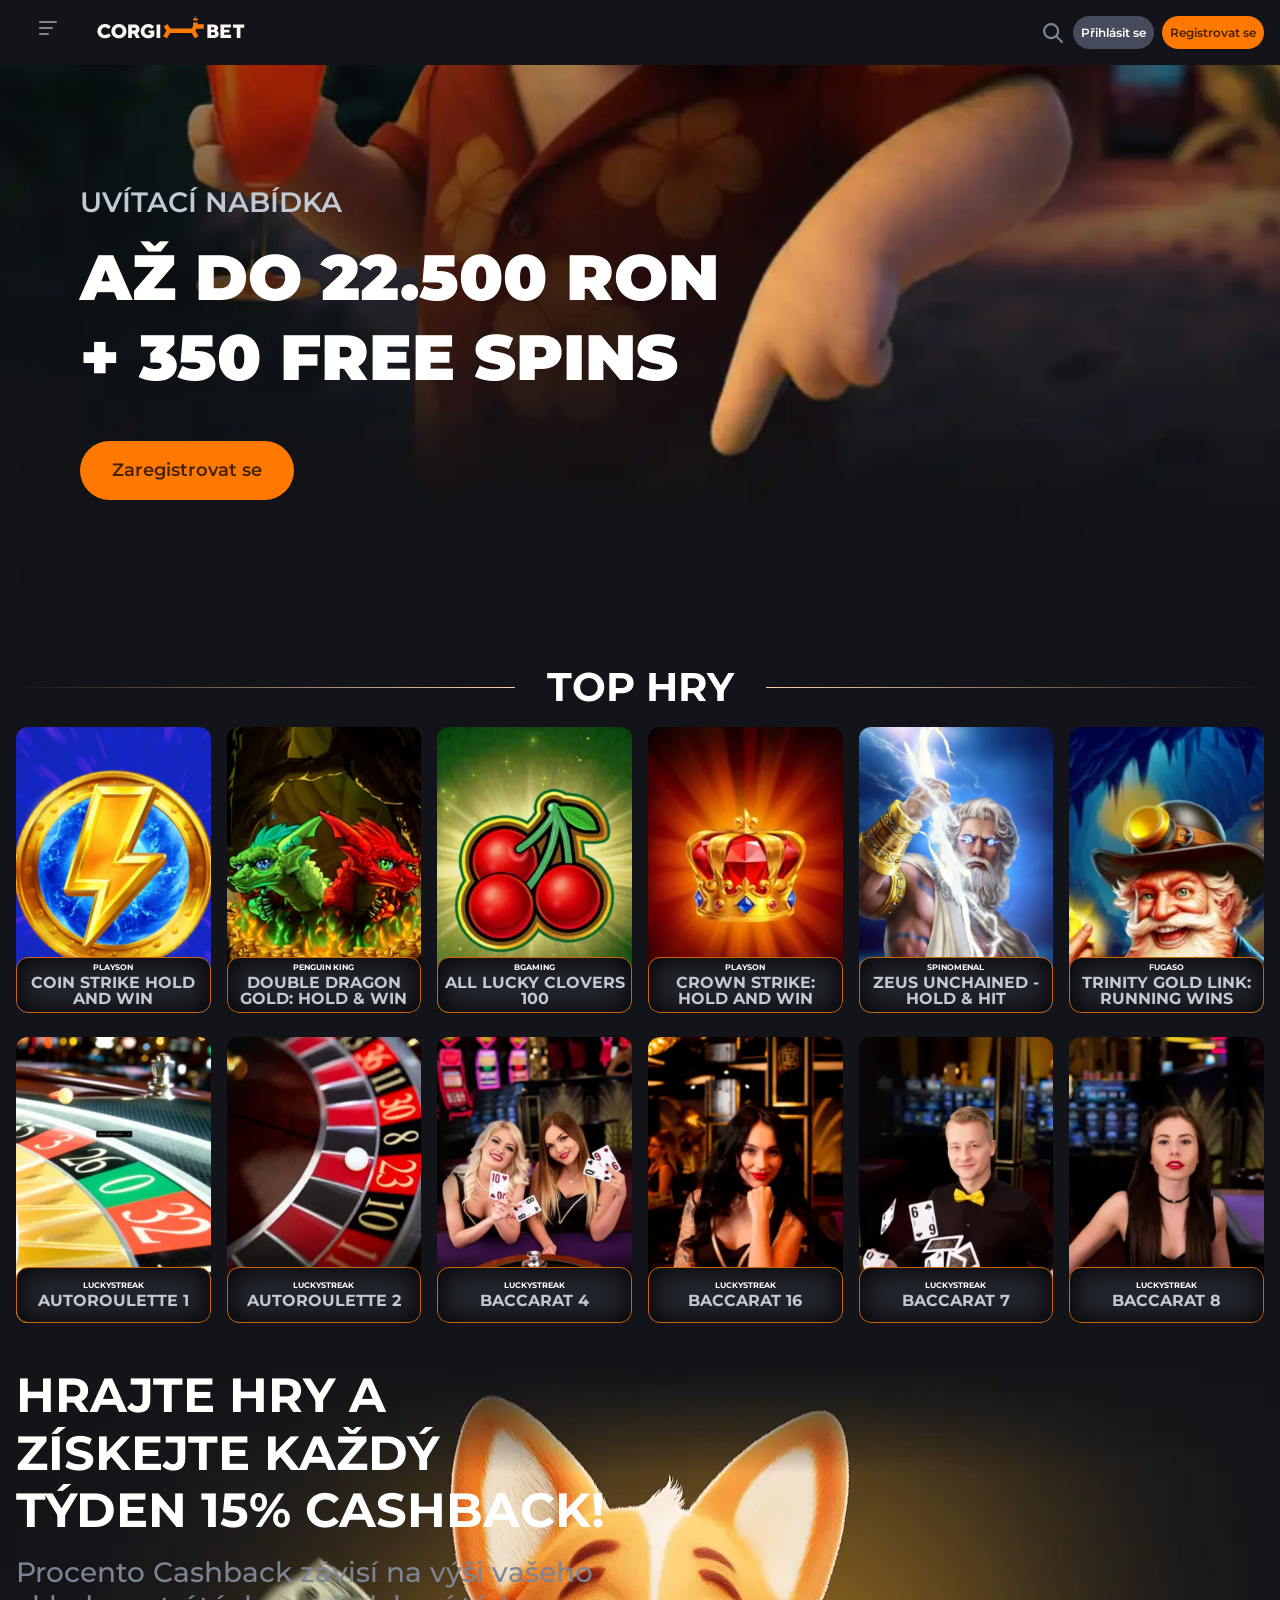
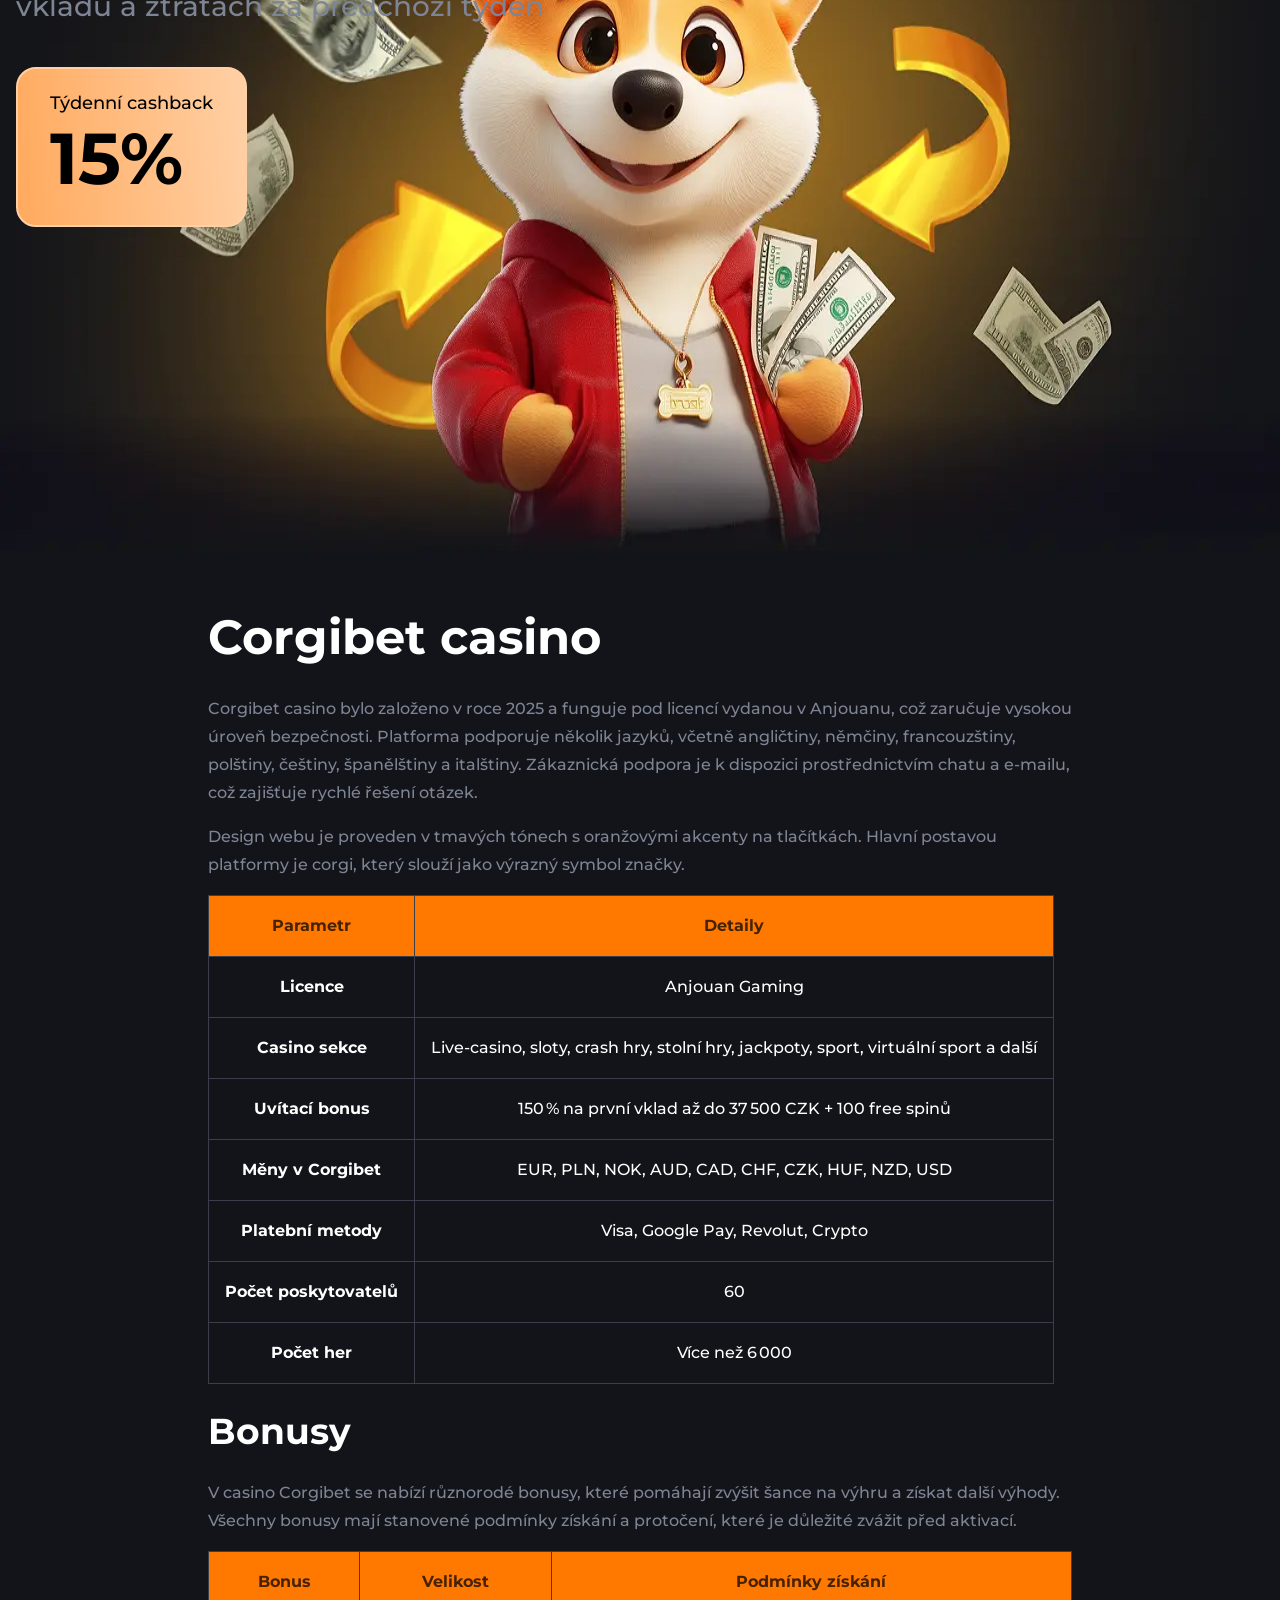
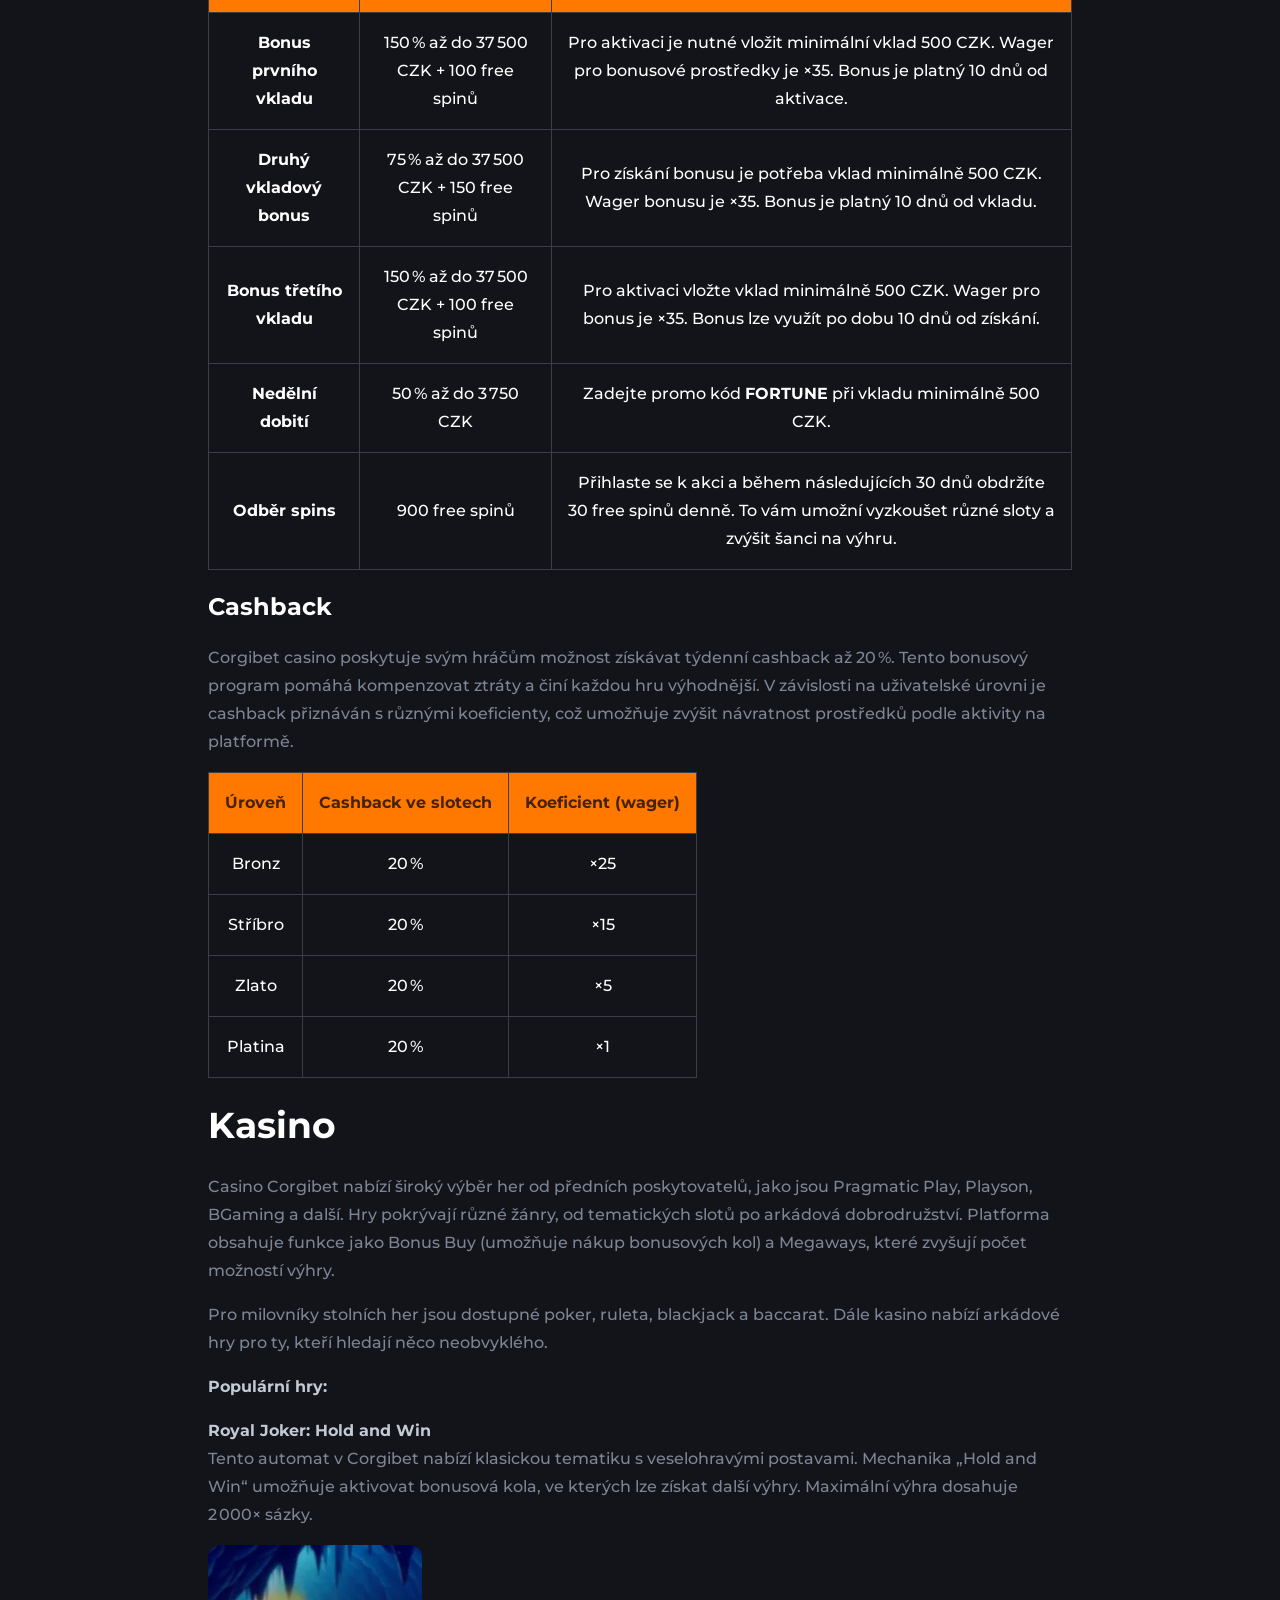
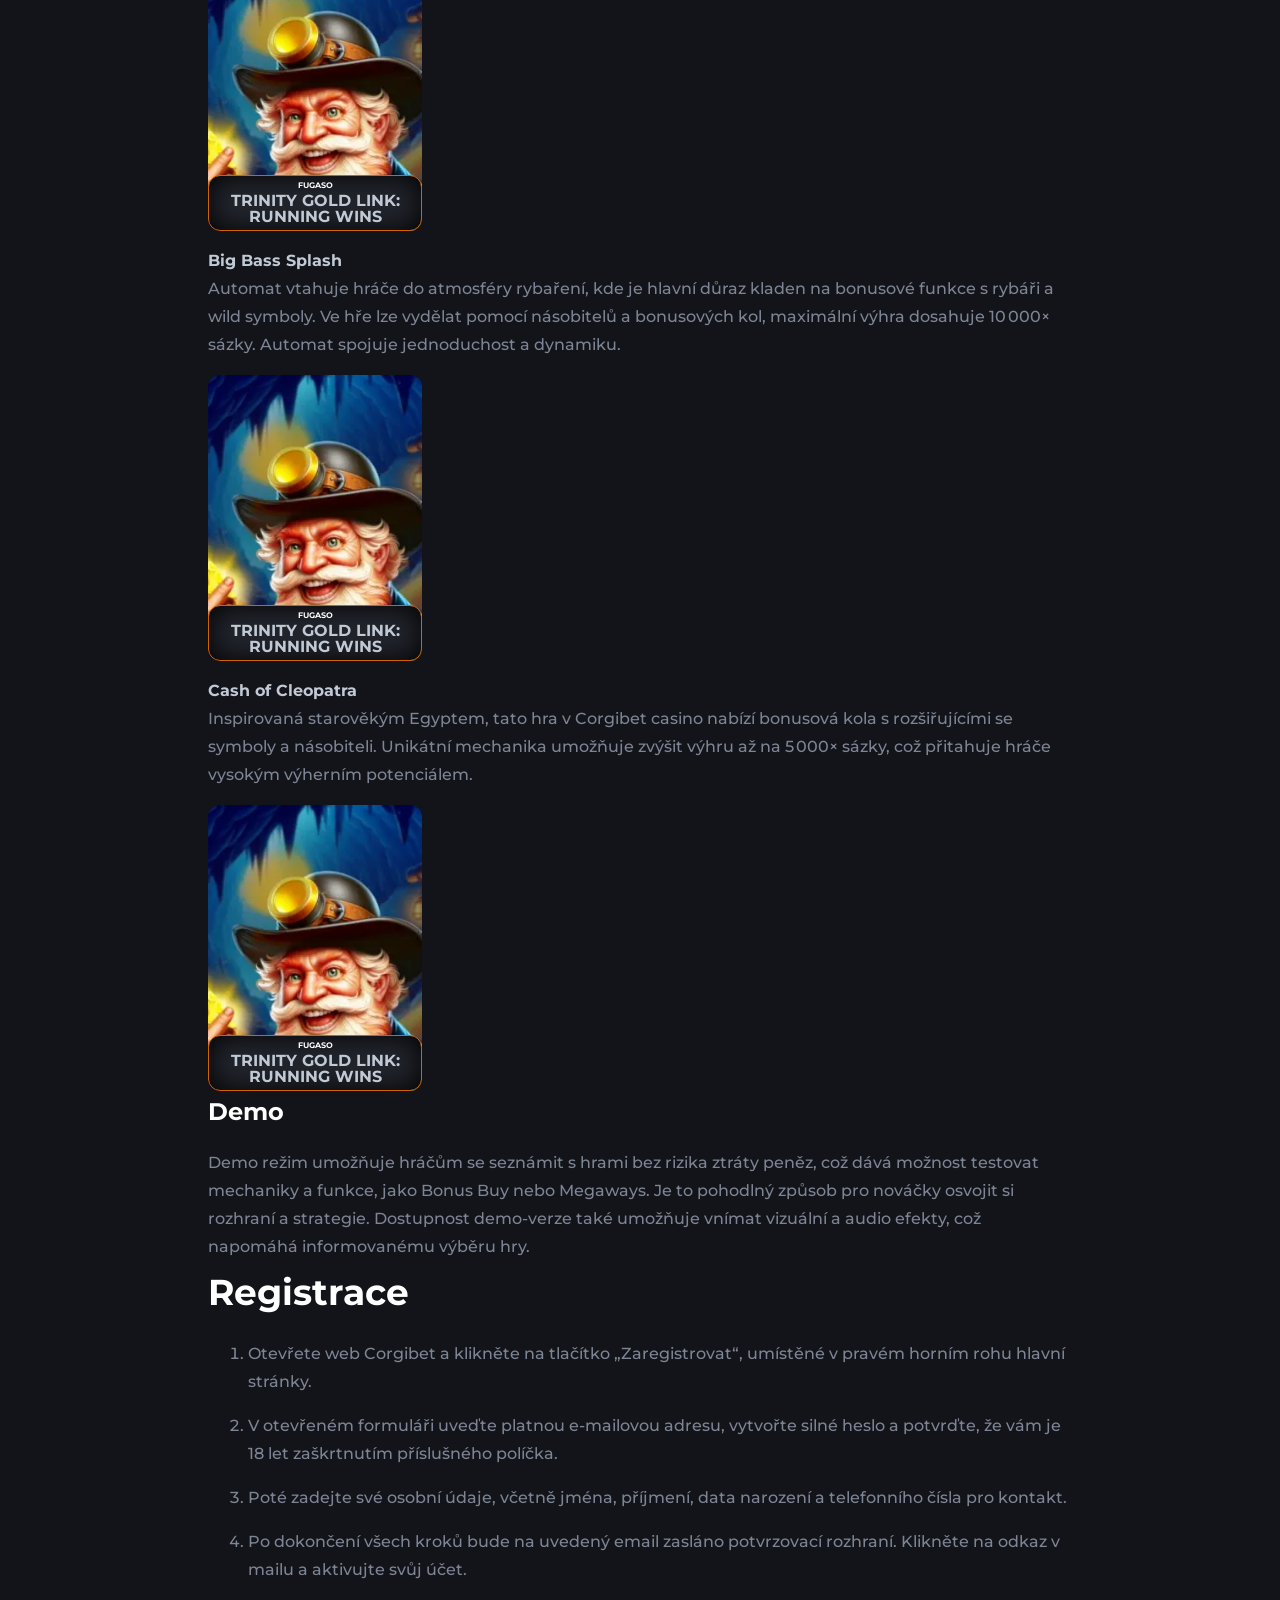
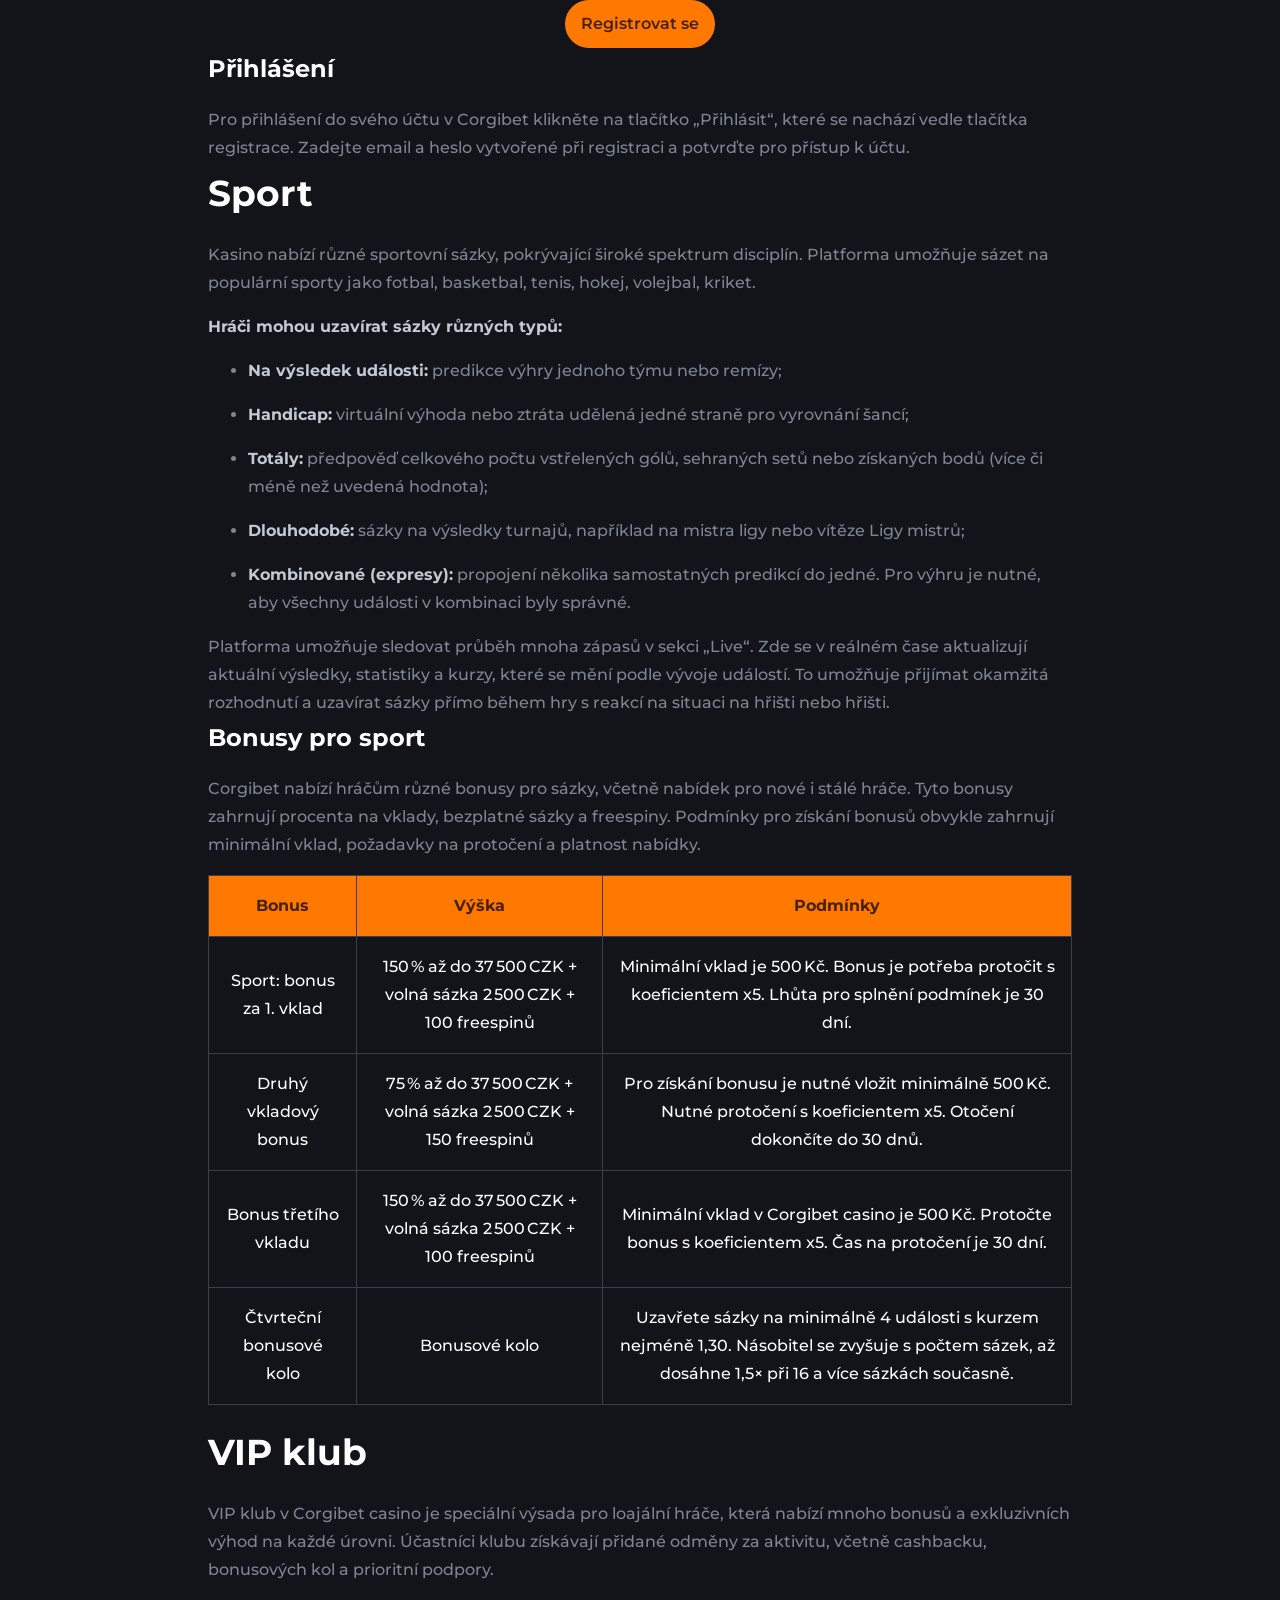
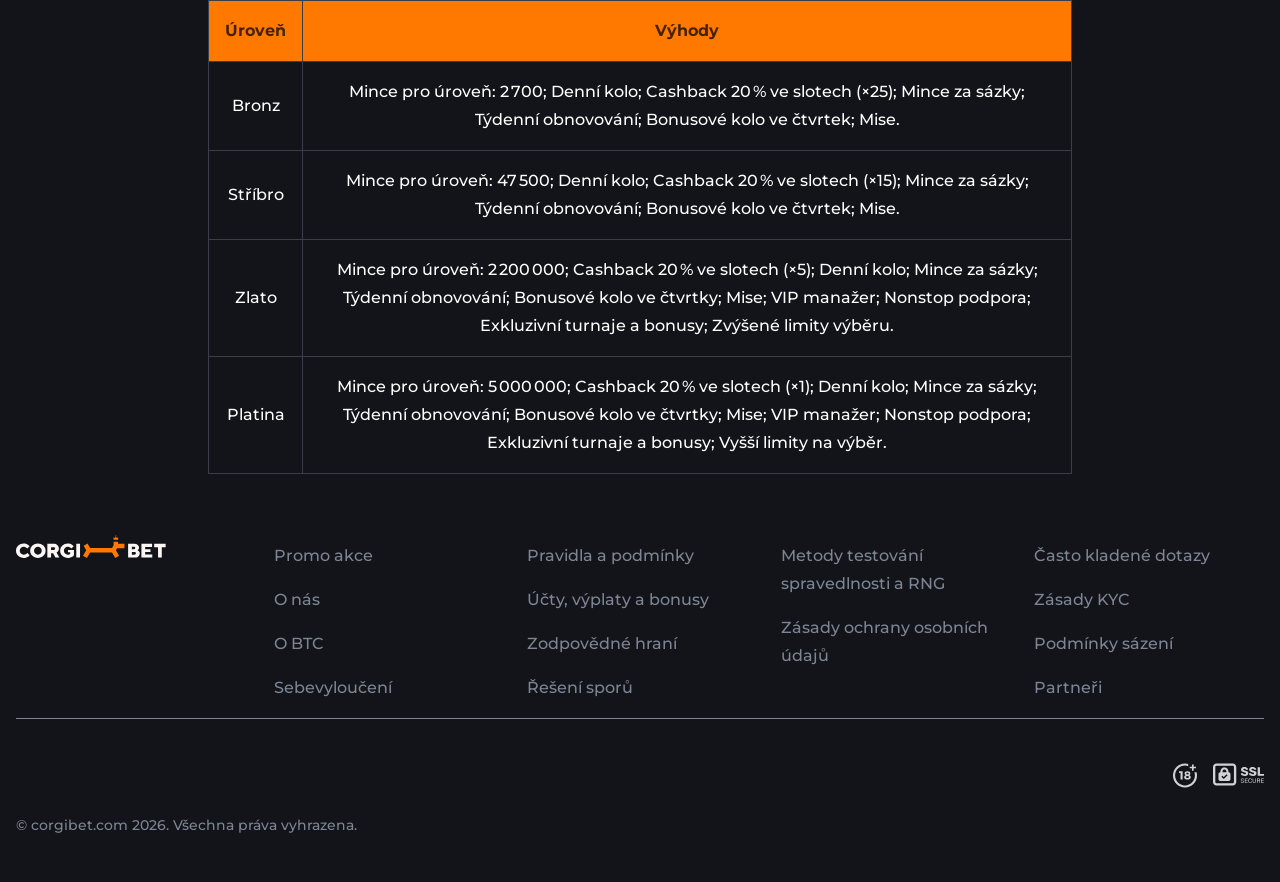
<file: index.html>
<!DOCTYPE html>
<html lang="cs">
<head>
    <meta charset="UTF-8">
    <meta name="viewport" content="width=device-width, initial-scale=1.0">
    <meta name="robots" content="noindex, nofollow">
    <title>Corgibet casino - online kasino pro hráče z Česka</title>
    <meta name="description" content=" Corgibet casino v Česku — automaty, live casino a sport. Uvítací bonus až 37 500 CZK + 100 volných zatočení pro nové hráče.">
    <link rel="shortcut icon" href="../img/favicon.ico" type="image/x-icon">
    <link rel="stylesheet" href="css/style.min.css">
    <link rel="preload" href="/fonts/Montserrat-Black.woff2" as="font" type="font/woff2" crossorigin>

</head>
<body>
    <header class="header">
        <div class="header__left">
            <div class="menu">
                <button class="menu__button" aria-label="open menu"  data-open>
                    <svg xmlns="http://www.w3.org/2000/svg" viewBox="0 0 24 24" fill="none" width="24" height="24"><g><path xmlns="http://www.w3.org/2000/svg" d="M20 7H4c-.55 0-1-.45-1-1s.45-1 1-1h16c.55 0 1 .45 1 1s-.45 1-1 1m-7 11c0-.55-.45-1-1-1H4c-.55 0-1 .45-1 1s.45 1 1 1h8c.55 0 1-.45 1-1m4-6c0-.55-.45-1-1-1H4c-.55 0-1 .45-1 1s.45 1 1 1h12c.55 0 1-.45 1-1" fill="currentColor"></path></g></svg>                </button>
                
                <div class="menu__wrapper" menu>
                    <div class="menu__overlay" data-close></div>
                
                    <div class="menu__content">
                    <div class="menu__logo-wrapper">
                    <button class="menu__button menu__button--close" aria-label="close menu" data-close>
                        <svg xmlns="http://www.w3.org/2000/svg" viewBox="0 0 24 24" fill="none" width="24" height="24"><g><path xmlns="http://www.w3.org/2000/svg" d="m4.21 4.387.083-.094a1 1 0 0 1 1.32-.083l.094.083L12 10.585l6.293-6.292a1 1 0 1 1 1.414 1.414L13.415 12l6.292 6.293a1 1 0 0 1 .083 1.32l-.083.094a1 1 0 0 1-1.32.083l-.094-.083L12 13.415l-6.293 6.292a1 1 0 0 1-1.414-1.414L10.585 12 4.293 5.707a1 1 0 0 1-.083-1.32l.083-.094z" fill="currentColor"></path></g></svg>
                    </button>
                    <a href="index.html" aria-label="to main page">
                    <img class="menu__logo" src="img/logo.svg" alt="corgibet logo" width="150" height="27">
                    </a></div>
                    <div class="menu__inner">
                    <div class="menu__grid">
                        <a href="go" rel="nofollow" class="menu__btn menu__btn--center"><img class="menu__img" src="img/bonus.webp" alt=""><span>Bonusy</span></a>
                        <a href="go" rel="nofollow" class="menu__btn menu__btn--center"><img class="menu__img" src="img/imgi_2_missions.webp" alt=""><span>Aktivity</span></a>
                        <a href="go" rel="nofollow" class="menu__btn"><img class="menu__img" src="img/loyalty.webp" alt=""><span>Věrnost</span></a>
                        <a href="go" rel="nofollow" class="menu__btn"><img class="menu__img" src="img/wheel.webp" alt=""><span>Kolo</span></a>
                        <a href="go" rel="nofollow" class="menu__btn"><img class="menu__img" src="img/vipclub.webp" alt=""><span>VIP klub</span></a>
                        <a href="go" rel="nofollow" class="menu__btn"><img class="menu__img" src="img/promotions.webp" alt=""><span>Promo akce</span></a>
                    </div>
                    <ul class="menu__list accordion">
                        <li class="accordion__item">
                            <button class="accordion__button"><span>Kasino</span>
                                <svg xmlns="http://www.w3.org/2000/svg" viewBox="0 0 24 24" fill="none" width="24" height="24"><g><path xmlns="http://www.w3.org/2000/svg" d="M4.293 8.293a1 1 0 0 1 1.414 0L12 14.586l6.293-6.293a1 1 0 1 1 1.414 1.414l-7 7a1 1 0 0 1-1.414 0l-7-7a1 1 0 0 1 0-1.414" fill="currentColor"></path></g></svg>
                            </button>                            
                            <ul class="accordion__content">
                                <li class="accordion__subitem"><a href="go" rel="nofollow" class="accordion__link">Lobby</a></li>
                                <li class="accordion__subitem"><a href="go" rel="nofollow" class="accordion__link">Nejlepší hry</a></li>
                                <li class="accordion__subitem"><a href="go" rel="nofollow" class="accordion__link">Automaty</a></li>
                                <li class="accordion__subitem"><a href="go" rel="nofollow" class="accordion__link">Nové</a></li>
                                <li class="accordion__subitem"><a href="go" rel="nofollow" class="accordion__link">Okamžitá výhra</a></li>
                                <li class="accordion__subitem"><a href="go" rel="nofollow" class="accordion__link">Originál</a></li>
                                <li class="accordion__subitem"><a href="go" rel="nofollow" class="accordion__link">Koupit bonus</a></li>
                                <li class="accordion__subitem"><a href="go" rel="nofollow" class="accordion__link">Jackpoty</a></li>
                                <li class="accordion__subitem"><a href="go" rel="nofollow" class="accordion__link">Drops&Wins</a></li>
                                <li class="accordion__subitem"><a href="go" rel="nofollow" class="accordion__link">Sázky</a></li>
                            </ul>
                        </li>
                        <li class="accordion__item">
                            <button class="accordion__button"><span>Live kasino</span>
                                <svg xmlns="http://www.w3.org/2000/svg" viewBox="0 0 24 24" fill="none" width="24" height="24"><g><path xmlns="http://www.w3.org/2000/svg" d="M4.293 8.293a1 1 0 0 1 1.414 0L12 14.586l6.293-6.293a1 1 0 1 1 1.414 1.414l-7 7a1 1 0 0 1-1.414 0l-7-7a1 1 0 0 1 0-1.414" fill="currentColor"></path></g></svg></button>                            
                            <ul class="accordion__content">
                                <li class="accordion__subitem"><a href="go" rel="nofollow" class="accordion__link">Živá lobby</a></li>
                                <li class="accordion__subitem"><a href="go" rel="nofollow" class="accordion__link">Nejlepší hry</a></li>
                                <li class="accordion__subitem"><a href="go" rel="nofollow" class="accordion__link">Ruleta</a></li>
                                <li class="accordion__subitem"><a href="go" rel="nofollow" class="accordion__link">Blackjack</a></li>
                                <li class="accordion__subitem"><a href="go" rel="nofollow" class="accordion__link">Game Shows</a></li>
                                <li class="accordion__subitem"><a href="go" rel="nofollow" class="accordion__link">Drops&Wins Live</a></li>
                            </ul>
                        </li>                               
                        <li class="accordion__item">
                            <button class="accordion__button"><span>Sporty</span> <svg xmlns="http://www.w3.org/2000/svg" viewBox="0 0 24 24" fill="none" width="24" height="24"><g><path xmlns="http://www.w3.org/2000/svg" d="M4.293 8.293a1 1 0 0 1 1.414 0L12 14.586l6.293-6.293a1 1 0 1 1 1.414 1.414l-7 7a1 1 0 0 1-1.414 0l-7-7a1 1 0 0 1 0-1.414" fill="currentColor"></path></g></svg></button>                            
                            <ul class="accordion__content">
                                <li class="accordion__subitem"><a href="go" rel="nofollow" class="accordion__link">Centrum nápovědy</a></li>
                                <li class="accordion__subitem"><a href="go" rel="nofollow" class="accordion__link">Basketbal</a></li>
                                <li class="accordion__subitem"><a href="go" rel="nofollow" class="accordion__link">FIFA 24</a></li>
                                <li class="accordion__subitem"><a href="go" rel="nofollow" class="accordion__link">Kriket</a></li>
                                <li class="accordion__subitem"><a href="go" rel="nofollow" class="accordion__link">Tenis</a></li>
                                <li class="accordion__subitem"><a href="go" rel="nofollow" class="accordion__link">Volejbal</a></li>
                            </ul>
                        </li>
                    </ul>
                </div></div>
            </div></div>
            <a href="index.html" aria-label="to main page">
            <picture>
                    <source srcset="img/22801678486679363.svg" media="(max-width: 1249px)">
                    <img class="header__logo" src="img/logo.svg" alt="corgibet logo" width="150" height="27">
                </picture>
            </a>
        </div>
            <div class="header__right">
                <a href="go" rel="nofollow" class="header__search" aria-label="search"><svg xmlns="http://www.w3.org/2000/svg" viewBox="0 0 24 24" fill="none" width="24" height="24"><g><path xmlns="http://www.w3.org/2000/svg" d="M10.111 2a8.114 8.114 0 0 1 8.112 8.111c0 1.85-.617 3.558-1.666 4.921l5.127 5.126a1.077 1.077 0 0 1 0 1.525c-.39.39-1.006.422-1.428.087l-.097-.087-5.127-5.126a8.04 8.04 0 0 1-4.92 1.665A8.114 8.114 0 0 1 2 10.112 8.114 8.114 0 0 1 10.111 2m0 2.163a5.945 5.945 0 0 0-5.948 5.948 5.945 5.945 0 0 0 5.948 5.948 5.945 5.945 0 0 0 5.949-5.948 5.945 5.945 0 0 0-5.949-5.948" fill="currentColor"></path></g></svg></a>
                <a href="go" rel="nofollow" class="btn btn--blue">Přihlásit se</a>
                <a href="go" rel="nofollow" class="btn">Registrovat se</a>
            </div>
    </header>
    <main class="main">
        <section class="intro">
            <div class="container">
                <picture>
                    <source srcset="img/5022257659994272378-mobile.webp" media="(max-width: 767px)">
                    <img class="intro__img" fetchpriority="high" src="img/imgi_49_5022245987275843778.webp" alt="intro banner" width="1368" height="592">
                </picture>
                <div class="intro__text">
                <p class="intro__title">UVÍTACÍ NABÍDKA</p>
                <p class="intro__desc">až do 22.500 RON + 350 Free Spins</p>
                <a href="go" rel="nofollow" class="btn intro__btn">Zaregistrovat se</a></div>
            </div>
        </section>
        <section class="games">
            <div class="container">
                <div class="games__title-wrapper">
                    <div class="games__line"></div>
                    <h2 class="games__title">TOP HRY</h2>
                    <div class="games__line games__line--right"></div>
                </div>
                <div class="games__cards">
                    <div class="games__scroll">
                        <div class="card">
                            <a href="go" rel="nofollow" aria-label="to game">
                            <img src="img\imgi_4_redgenn.pls_coin_strike_hold_and_win_designed.webp" alt="game" class="card__img" width="214" height="286" loading="lazy" loading="lazy">
                            <div class="card__description">
                                <p class="card__provider">PLAYSON</p>
                                <p class="card__title">COIN STRIKE HOLD AND WIN</p>
                            </div>
                        </div></a>
                        <div class="card">
                            <a href="go" rel="nofollow" aria-label="to game">
                            <img src="img/imgi_12_penguinking.103123_designed.webp" alt="game" class="card__img" width="214" height="286" loading="lazy" loading="lazy">
                            <div class="card__description">
                                <p class="card__provider">PENGUIN KING</p>
                                <p class="card__title">DOUBLE DRAGON GOLD: HOLD & WIN
                                </p>
                            </div></a>
                        </div>
                        <div class="card">
                            <a href="go" rel="nofollow" aria-label="to game">
                            <img src="img/imgi_10_softswiss.bgmng-AllLuckyClover100_designed.webp" alt="game" class="card__img" width="214" height="286" loading="lazy" loading="lazy">
                            <div class="card__description">
                                <p class="card__provider">BGAMING</p>
                                <p class="card__title">ALL LUCKY CLOVERS 100
                                </p>
                            </div></a>
                        </div>
                        <div class="card">
                            <a href="go" rel="nofollow" aria-label="to game">
                            <img src="img/imgi_14_redgenn.pls_crown_strike_hold_and_win_designed.webp" alt="game" class="card__img" width="214" height="286" loading="lazy" loading="lazy">
                            <div class="card__description">
                                <p class="card__provider">PLAYSON</p>
                                <p class="card__title">CROWN STRIKE: HOLD AND WIN
                                </p>
                            </div></a>
                        </div>
                        <div class="card">
                            <a href="go" rel="nofollow" aria-label="to game">
                            <img src="img/spinomenal.SlotMachine_ZeusUnchainedHoldHit_designed.webp" alt="game" class="card__img" width="214" height="286" loading="lazy" loading="lazy">
                            <div class="card__description">
                                <p class="card__provider">SPINOMENAL</p>
                                <p class="card__title">ZEUS UNCHAINED - HOLD & HIT
                                </p>
                            </div></a>
                        </div>
                        <div class="card">
                            <a href="go" rel="nofollow" aria-label="to game">
                            <img src="img/imgi_14_softswiss.fugaso-TrinityGoldLinkRunningWins_designed.webp" alt="game" class="card__img" width="214" height="286" loading="lazy">
                            <div class="card__description">
                                <p class="card__provider">FUGASO</p>
                                <p class="card__title">TRINITY GOLD LINK: RUNNING WINS
                                </p>
                            </div></a>
                        </div>
                        <div class="card">
                            <a href="go" rel="nofollow" aria-label="to game">
                            <img src="img/imgi_16_softswiss.luckystreak-AutoRoulette1_designed.webp" alt="game" class="card__img" width="214" height="286" loading="lazy">
                            <div class="card__description">
                                <p class="card__provider">LUCKYSTREAK
                                </p>
                                <p class="card__title">AUTOROULETTE 1
                                </p>
                            </div></a>
                        </div>
                        <div class="card">
                            <a href="go" rel="nofollow" aria-label="to game">
                            <img src="img/imgi_18_softswiss.luckystreak-Autoroulette2_designed.webp" alt="game" class="card__img" width="214" height="286" loading="lazy">
                            <div class="card__description">
                                <p class="card__provider">LUCKYSTREAK</p>
                                <p class="card__title">AUTOROULETTE 2</p>
                            </div></a>
                        </div>
                        <div class="card">
                            <a href="go" rel="nofollow" aria-label="to game">
                            <img src="img/imgi_20_softswiss.luckystreak-Baccarat4_designed.webp" alt="game" class="card__img" width="214" height="286" loading="lazy">
                            <div class="card__description">
                                <p class="card__provider">LUCKYSTREAK</p>
                                <p class="card__title">BACCARAT 4</p>
                            </div></a>
                        </div>
                        <div class="card">
                            <a href="go" rel="nofollow" aria-label="to game">
                            <img src="img/imgi_22_softswiss.luckystreak-Blackjack16_designed.webp" alt="game" class="card__img" width="214" height="286" loading="lazy">
                            <div class="card__description">
                                <p class="card__provider">LUCKYSTREAK</p>
                                <p class="card__title">BACCARAT 16</p>
                            </div></a>
                        </div>
                        <div class="card">
                            <a href="go" rel="nofollow" aria-label="to game">
                            <img src="img/imgi_24_softswiss.luckystreak-Blackjack7_designed.webp" alt="game" class="card__img" width="214" height="286" loading="lazy">
                            <div class="card__description">
                                <p class="card__provider">LUCKYSTREAK</p>
                                <p class="card__title">BACCARAT 7</p>
                            </div></a>
                        </div>
                        <div class="card">
                            <a href="go" rel="nofollow" aria-label="to game">
                            <img src="img/imgi_26_softswiss.luckystreak-Blackjack8_designed.webp" alt="game" class="card__img" width="214" height="286" loading="lazy">
                            <div class="card__description">
                                <p class="card__provider">LUCKYSTREAK</p>
                                <p class="card__title">BACCARAT 8</p>
                            </div></a>
                        </div>
                    </div>
                </div>
            </div>
        </section>
        <section class="banner">
            <div class="container">
                <div class="banner__content">
                    <h3 class="banner__title">HRAJTE HRY A ZÍSKEJTE KAŽDÝ TÝDEN 15% CASHBACK!</h3>
                    <p class="banner__text">Procento Cashback závisí na výši vašeho vkladu a ztrátách za předchozí týden</p>
                    <div class="banner__bar">
                        <span class="banner__cashback-desc">Týdenní cashback</span>
                        <span class="banner__cashback">15%</span>
</div>
                </div>
                <picture>
                    <source srcset="img/banner-mobile.webp" media="(max-width: 1249px)">
                    <img src="img/imgi_25_banner-desktop.webp" alt="banner" class="banner__img" loading="lazy" width="1368" height="784">
                </picture>
            </div>
        </section>
        <section class="seo-content">
            <div class="container seo-content__container">            
                <h1>Corgibet casino</h1>
<p>Corgibet casino bylo založeno v roce 2025 a funguje pod licencí vydanou v Anjouanu, což zaručuje vysokou úroveň bezpečnosti. Platforma podporuje několik jazyků, včetně angličtiny, němčiny, francouzštiny, polštiny, češtiny, španělštiny a italštiny. Zákaznická podpora je k dispozici prostřednictvím chatu a e‑mailu, což zajišťuje rychlé řešení otázek.</p>
<p>Design webu je proveden v tmavých tónech s oranžovými akcenty na tlačítkách. Hlavní postavou platformy je corgi, který slouží jako výrazný symbol značky.</p>
<div class="table-wrap"><table>
<thead>
<tr>
<th>Parametr</th>
<th>Detaily</th>
</tr>
</thead>
<tbody>
<tr>
<td><strong>Licence</strong></td>
<td>Anjouan Gaming</td>
</tr>
<tr>
<td><strong>Casino sekce</strong></td>
<td>Live‑casino, sloty, crash hry, stolní hry, jackpoty, sport, virtuální sport a další</td>
</tr>
<tr>
<td><strong>Uvítací bonus</strong></td>
<td>150 % na první vklad až do 37 500 CZK + 100 free spinů</td>
</tr>
<tr>
<td><strong>Měny v Corgibet</strong></td>
<td>EUR, PLN, NOK, AUD, CAD, CHF, CZK, HUF, NZD, USD</td>
</tr>
<tr>
<td><strong>Platební metody</strong></td>
<td>Visa, Google Pay, Revolut, Crypto</td>
</tr>
<tr>
<td><strong>Počet poskytovatelů</strong></td>
<td>60</td>
</tr>
<tr>
<td><strong>Počet her</strong></td>
<td>Více než 6 000</td>
</tr>
</tbody>
</table></div>
<h2>Bonusy</h2>
<p>V casino Corgibet se nabízí různorodé bonusy, které pomáhají zvýšit šance na výhru a získat další výhody. Všechny bonusy mají stanovené podmínky získání a protočení, které je důležité zvážit před aktivací.</p>
<div class="table-wrap"><table>
<thead>
<tr>
<th>Bonus</th>
<th>Velikost</th>
<th>Podmínky získání</th>
</tr>
</thead>
<tbody>
<tr>
<td><strong>Bonus prvního vkladu</strong></td>
<td>150 % až do 37 500 CZK + 100 free spinů</td>
<td>Pro aktivaci je nutné vložit minimální vklad 500 CZK. Wager pro bonusové prostředky je ×35. Bonus je platný 10 dnů od aktivace.</td>
</tr>
<tr>
<td><strong>Druhý vkladový bonus</strong></td>
<td>75 % až do 37 500 CZK + 150 free spinů</td>
<td>Pro získání bonusu je potřeba vklad minimálně 500 CZK. Wager bonusu je ×35. Bonus je platný 10 dnů od vkladu.</td>
</tr>
<tr>
<td><strong>Bonus třetího vkladu</strong></td>
<td>150 % až do 37 500 CZK + 100 free spinů</td>
<td>Pro aktivaci vložte vklad minimálně 500 CZK. Wager pro bonus je ×35. Bonus lze využít po dobu 10 dnů od získání.</td>
</tr>
<tr>
<td><strong>Nedělní dobití</strong></td>
<td>50 % až do 3 750 CZK</td>
<td>Zadejte promo kód <strong>FORTUNE</strong> při vkladu minimálně 500 CZK.</td>
</tr>
<tr>
<td><strong>Odběr spins</strong></td>
<td>900 free spinů</td>
<td>Přihlaste se k akci a během následujících 30 dnů obdržíte 30 free spinů denně. To vám umožní vyzkoušet různé sloty a zvýšit šanci na výhru.</td>
</tr>
</tbody>
</table></div>
<h3>Cashback</h3>
<p>Corgibet casino poskytuje svým hráčům možnost získávat týdenní cashback až 20 %. Tento bonusový program pomáhá kompenzovat ztráty a činí každou hru výhodnější. V závislosti na uživatelské úrovni je cashback přiznáván s různými koeficienty, což umožňuje zvýšit návratnost prostředků podle aktivity na platformě.</p>
<div class="table-wrap"><table>
<thead>
<tr>
<th>Úroveň</th>
<th>Cashback ve slotech</th>
<th>Koeficient (wager)</th>
</tr>
</thead>
<tbody>
<tr>
<td>Bronz</td>
<td>20 %</td>
<td>×25</td>
</tr>
<tr>
<td>Stříbro</td>
<td>20 %</td>
<td>×15</td>
</tr>
<tr>
<td>Zlato</td>
<td>20 %</td>
<td>×5</td>
</tr>
<tr>
<td>Platina</td>
<td>20 %</td>
<td>×1</td>
</tr>
</tbody>
</table></div>
<h2>Kasino</h2>
<p>Casino Corgibet nabízí široký výběr her od předních poskytovatelů, jako jsou Pragmatic Play, Playson, BGaming a další. Hry pokrývají různé žánry, od tematických slotů po arkádová dobrodružství. Platforma obsahuje funkce jako Bonus Buy (umožňuje nákup bonusových kol) a Megaways, které zvyšují počet možností výhry.</p>
<p>Pro milovníky stolních her jsou dostupné poker, ruleta, blackjack a baccarat. Dále kasino nabízí arkádové hry pro ty, kteří hledají něco neobvyklého.</p>
<p><strong>Populární hry:</strong></p>
<p><strong>Royal Joker: Hold and Win</strong><br>
Tento automat v Corgibet nabízí klasickou tematiku s veselohravými postavami. Mechanika „Hold and Win“ umožňuje aktivovat bonusová kola, ve kterých lze získat další výhry. Maximální výhra dosahuje 2 000× sázky.</p>
<div class="card">
    <a href="go" rel="nofollow" aria-label="to game">
    <img src="img/imgi_14_softswiss.fugaso-TrinityGoldLinkRunningWins_designed.webp" alt="game" class="card__img" width="214" height="286" loading="lazy">
    <div class="card__description">
        <p class="card__provider">FUGASO</p>
        <p class="card__title">TRINITY GOLD LINK: RUNNING WINS
        </p>
    </div></a>
</div>
<p><strong>Big Bass Splash</strong><br>
Automat vtahuje hráče do atmosféry rybaření, kde je hlavní důraz kladen na bonusové funkce s rybáři a wild symboly. Ve hře lze vydělat pomocí násobitelů a bonusových kol, maximální výhra dosahuje 10 000× sázky. Automat spojuje jednoduchost a dynamiku.</p>
<div class="card">
    <a href="go" rel="nofollow" aria-label="to game">
    <img src="img/imgi_14_softswiss.fugaso-TrinityGoldLinkRunningWins_designed.webp" alt="game" class="card__img" width="214" height="286" loading="lazy">
    <div class="card__description">
        <p class="card__provider">FUGASO</p>
        <p class="card__title">TRINITY GOLD LINK: RUNNING WINS
        </p>
    </div></a>
</div>
<p><strong>Cash of Cleopatra</strong><br>
Inspirovaná starověkým Egyptem, tato hra v Corgibet casino nabízí bonusová kola s rozšiřujícími se symboly a násobiteli. Unikátní mechanika umožňuje zvýšit výhru až na 5 000× sázky, což přitahuje hráče vysokým výherním potenciálem.</p>
<div class="card">
    <a href="go" rel="nofollow" aria-label="to game">
    <img src="img/imgi_14_softswiss.fugaso-TrinityGoldLinkRunningWins_designed.webp" alt="game" class="card__img" width="214" height="286" loading="lazy">
    <div class="card__description">
        <p class="card__provider">FUGASO</p>
        <p class="card__title">TRINITY GOLD LINK: RUNNING WINS
        </p>
    </div></a>
</div>
<h3>Demo</h3>
<p>Demo režim umožňuje hráčům se seznámit s hrami bez rizika ztráty peněz, což dává možnost testovat mechaniky a funkce, jako Bonus Buy nebo Megaways. Je to pohodlný způsob pro nováčky osvojit si rozhraní a strategie. Dostupnost demo‑verze také umožňuje vnímat vizuální a audio efekty, což napomáhá informovanému výběru hry.</p>
<h2>Registrace</h2>
<ol>
<li>
<p>Otevřete web Corgibet a klikněte na tlačítko „Zaregistrovat“, umístěné v pravém horním rohu hlavní stránky.</p>
</li>
<li>
<p>V otevřeném formuláři uveďte platnou e‑mailovou adresu, vytvořte silné heslo a potvrďte, že vám je 18 let zaškrtnutím příslušného políčka.</p>
</li>
<li>
<p>Poté zadejte své osobní údaje, včetně jména, příjmení, data narození a telefonního čísla pro kontakt.</p>
</li>
<li>
<p>Po dokončení všech kroků bude na uvedený email zasláno potvrzovací rozhraní. Klikněte na odkaz v mailu a aktivujte svůj účet.</p>

</li>
</ol>
<a class="btn" href="go">Registrovat se</a>
<h3>Přihlášení</h3>
<p>Pro přihlášení do svého účtu v Corgibet klikněte na tlačítko „Přihlásit“, které se nachází vedle tlačítka registrace. Zadejte email a heslo vytvořené při registraci a potvrďte pro přístup k účtu.</p>
<h2>Sport</h2>
<p>Kasino nabízí různé sportovní sázky, pokrývající široké spektrum disciplín. Platforma umožňuje sázet na populární sporty jako fotbal, basketbal, tenis, hokej, volejbal, kriket.</p>
<p><strong>Hráči mohou uzavírat sázky různých typů:</strong></p>
<ul>
<li><strong>Na výsledek události:</strong> predikce výhry jednoho týmu nebo remízy;</li>
<li><strong>Handicap:</strong> virtuální výhoda nebo ztráta udělená jedné straně pro vyrovnání šancí;</li>
<li><strong>Totály:</strong> předpověď celkového počtu vstřelených gólů, sehraných setů nebo získaných bodů (více či méně než uvedená hodnota);</li>
<li><strong>Dlouhodobé:</strong> sázky na výsledky turnajů, například na mistra ligy nebo vítěze Ligy mistrů;</li>
<li><strong>Kombinované (expresy):</strong> propojení několika samostatných predikcí do jedné. Pro výhru je nutné, aby všechny události v kombinaci byly správné.</li>
</ul>
<p>Platforma umožňuje sledovat průběh mnoha zápasů v sekci „Live“. Zde se v reálném čase aktualizují aktuální výsledky, statistiky a kurzy, které se mění podle vývoje událostí. To umožňuje přijímat okamžitá rozhodnutí a uzavírat sázky přímo během hry s reakcí na situaci na hřišti nebo hřišti.</p>
<h3>Bonusy pro sport</h3>
<p>Corgibet nabízí hráčům různé bonusy pro sázky, včetně nabídek pro nové i stálé hráče. Tyto bonusy zahrnují procenta na vklady, bezplatné sázky a freespiny. Podmínky pro získání bonusů obvykle zahrnují minimální vklad, požadavky na protočení a platnost nabídky.</p>
<div class="table-wrap"><table>
<thead>
<tr>
<th>Bonus</th>
<th>Výška</th>
<th>Podmínky</th>
</tr>
</thead>
<tbody>
<tr>
<td>Sport: bonus za 1. vklad</td>
<td>150 % až do 37 500 CZK + volná sázka 2 500 CZK + 100 freespinů</td>
<td>Minimální vklad je 500 Kč. Bonus je potřeba protočit s koeficientem x5. Lhůta pro splnění podmínek je 30 dní.</td>
</tr>
<tr>
<td>Druhý vkladový bonus</td>
<td>75 % až do 37 500 CZK + volná sázka 2 500 CZK + 150 freespinů</td>
<td>Pro získání bonusu je nutné vložit minimálně 500 Kč. Nutné protočení s koeficientem x5. Otočení dokončíte do 30 dnů.</td>
</tr>
<tr>
<td>Bonus třetího vkladu</td>
<td>150 % až do 37 500 CZK + volná sázka 2 500 CZK + 100 freespinů</td>
<td>Minimální vklad v Corgibet casino je 500 Kč. Protočte bonus s koeficientem x5. Čas na protočení je 30 dní.</td>
</tr>
<tr>
<td>Čtvrteční bonusové kolo</td>
<td>Bonusové kolo</td>
<td>Uzavřete sázky na minimálně 4 události s kurzem nejméně 1,30. Násobitel se zvyšuje s počtem sázek, až dosáhne 1,5× při 16 a více sázkách současně.</td>
</tr>
</tbody>
</table></div>
<h2>VIP klub</h2>
<p>VIP klub v Corgibet casino je speciální výsada pro loajální hráče, která nabízí mnoho bonusů a exkluzivních výhod na každé úrovni. Účastníci klubu získávají přidané odměny za aktivitu, včetně cashbacku, bonusových kol a prioritní podpory.</p>
<div class="table-wrap"><table>
<thead>
<tr>
<th>Úroveň</th>
<th>Výhody</th>
</tr>
</thead>
<tbody>
<tr>
<td>Bronz</td>
<td>Mince pro úroveň: 2 700; Denní kolo; Cashback 20 % ve slotech (×25); Mince za sázky; Týdenní obnovování; Bonusové kolo ve čtvrtek; Mise.</td>
</tr>
<tr>
<td>Stříbro</td>
<td>Mince pro úroveň: 47 500; Denní kolo; Cashback 20 % ve slotech (×15); Mince za sázky; Týdenní obnovování; Bonusové kolo ve čtvrtek; Mise.</td>
</tr>
<tr>
<td>Zlato</td>
<td>Mince pro úroveň: 2 200 000; Cashback 20 % ve slotech (×5); Denní kolo; Mince za sázky; Týdenní obnovování; Bonusové kolo ve čtvrtky; Mise; VIP manažer; Nonstop podpora; Exkluzivní turnaje a bonusy; Zvýšené limity výběru.</td>
</tr>
<tr>
<td>Platina</td>
<td>Mince pro úroveň: 5 000 000; Cashback 20 % ve slotech (×1); Denní kolo; Mince za sázky; Týdenní obnovování; Bonusové kolo ve čtvrtky; Mise; VIP manažer; Nonstop podpora; Exkluzivní turnaje a bonusy; Vyšší limity na výběr.</td>
</tr>
</tbody>
</table></div> </div> 
    </section>
    </main>
    <footer class="footer">
        <div class="footer__container container">
            <div class="footer__top">
            <a href="index.html" aria-label="to main page">
                <picture>
                <source srcset="img/22801678486679363.svg" media="(max-width: 767px)">
                <img src="img/logo.svg" class="footer__logo" alt="Corgibet logo"></picture>
            </a>
            <ul class="footer__nav">
                <li class="footer__link"><a href="go" rel="nofollow">Promo akce</a></li>
                <li class="footer__link"><a href="go" rel="nofollow">O nás</a></li>
                <li class="footer__link"><a href="go" rel="nofollow">O BTC</a></li>
                <li class="footer__link"><a href="go" rel="nofollow">Sebevyloučení</a></li>
                <li class="footer__link"><a href="go" rel="nofollow">Pravidla a podmínky</a></li>
                <li class="footer__link"><a href="go" rel="nofollow">Účty, výplaty a bonusy</a></li>
                <li class="footer__link"><a href="go" rel="nofollow">Zodpovědné hraní</a></li>
                <li class="footer__link"><a href="go" rel="nofollow">Řešení sporů</a></li>
                <li class="footer__link"><a href="go" rel="nofollow">Metody testování spravedlnosti a RNG</a></li>
                <li class="footer__link"><a href="go" rel="nofollow">Zásady ochrany osobních údajů</a></li>
                <li class="footer__link"><a href="go" rel="nofollow">Často kladené dotazy</a></li>
                <li class="footer__link"><a href="go" rel="nofollow">Zásady KYC</a></li>
                <li class="footer__link"><a href="go" rel="nofollow">Podmínky sázení</a></li>
                <li class="footer__link"><a href="go" rel="nofollow">Partneři</a></li>
            </ul>
        </div>
        <hr class="footer__line">
        <div class="footer__icons">
            <span class="footer__icon"><svg xmlns="http://www.w3.org/2000/svg" width="24" height="25" fill="none">
  <g fill="#D0D2D7">
    <path d="M21.373 9.325c.345 1.02.52 2.087.52 3.175 0 5.455-4.438 9.893-9.893 9.893-5.455 0-9.894-4.438-9.894-9.893 0-5.455 4.439-9.894 9.894-9.894 1.088 0 2.155.176 3.175.521V.926A11.987 11.987 0 0 0 12 .5C5.383.5 0 5.883 0 12.5s5.383 12 12 12 12-5.383 12-12c0-1.08-.143-2.145-.425-3.175h-2.202Z"/>
    <path fill-rule="evenodd" d="M16.35 12.136c.638-.348 1.021-.975 1.021-1.683 0-1.334-1.125-2.181-2.912-2.181-1.764 0-2.901.823-2.901 2.123 0 .708.44 1.358 1.126 1.74-.94.372-1.544 1.16-1.544 2.09 0 1.438 1.3 2.355 3.33 2.355 2.031 0 3.33-.929 3.33-2.39 0-.906-.556-1.683-1.45-2.054Zm-1.88 2.947c-.893 0-1.38-.383-1.38-1.068 0-.673.487-1.056 1.38-1.056.894 0 1.393.383 1.393 1.056 0 .697-.5 1.068-1.393 1.068Zm0-3.609c-.754 0-1.171-.325-1.171-.905 0-.603.417-.94 1.171-.94.755 0 1.172.337 1.172.94 0 .58-.417.905-1.171.905Z" clip-rule="evenodd"/>
    <path d="M7.545 10.012v6.474H9.61V8.352H6.048v1.66h1.497ZM20.642 1.411v2.287h2.286v1.644h-2.286v2.286h-1.644V5.342h-2.273V3.698h2.273V1.41h1.644Z"/>
  </g>
</svg></span>
            <span class="footer__icon"><svg xmlns="http://www.w3.org/2000/svg" width="51" height="23" fill="none">
  <g fill="#D0D2D7">
    <path fill-rule="evenodd" d="M5.47 10.971c0-.972.801-1.76 1.79-1.76h.137c0-.891.11-2.045.678-3.005.627-1.056 1.727-1.74 3.335-1.74 1.602 0 2.72.676 3.379 1.712.608.957.757 2.111.757 3.033h.137c.989 0 1.79.788 1.79 1.76v5.334c0 .972-.801 1.76-1.79 1.76H7.26c-.988 0-1.79-.788-1.79-1.76v-5.334Zm7.928-1.76H9.544c0-.785.11-1.476.387-1.941.218-.37.588-.692 1.479-.692.897 0 1.31.33 1.558.72.298.468.43 1.158.43 1.913Zm.966 2.825-.527-.507a.365.365 0 0 0-.263-.104.366.366 0 0 0-.264.104l-2.54 2.448-1.138-1.099a.366.366 0 0 0-.263-.104.366.366 0 0 0-.264.104l-.526.507a.34.34 0 0 0-.108.253c0 .1.036.184.108.254l1.928 1.856c.072.07.16.104.263.104a.365.365 0 0 0 .264-.104l3.33-3.205a.34.34 0 0 0 .108-.254.34.34 0 0 0-.108-.253Z" clip-rule="evenodd"/>
    <path fill-rule="evenodd" d="M0 4.02C0 2.076 1.602.5 3.579.5h16.105c1.977 0 3.58 1.576 3.58 3.52v14.96c0 1.944-1.603 3.52-3.58 3.52H3.58C1.602 22.5 0 20.924 0 18.98V4.02Zm3.579-1.232h16.105c.692 0 1.253.552 1.253 1.232v14.96c0 .68-.561 1.232-1.253 1.232H3.58a1.242 1.242 0 0 1-1.253-1.232V4.02c0-.68.561-1.232 1.253-1.232Z" clip-rule="evenodd"/>
    <path d="M29.552 12.6c.559.232 1.23.348 2.01.348.725 0 1.366-.108 1.926-.323.568-.223 1.008-.537 1.32-.942.321-.413.481-.897.481-1.45 0-.505-.107-.923-.32-1.253-.214-.34-.552-.612-1.012-.819-.453-.215-1.061-.392-1.827-.533-.468-.099-.83-.194-1.085-.285-.247-.1-.428-.207-.543-.322a.615.615 0 0 1-.16-.434c0-.257.098-.45.295-.583.198-.132.482-.198.852-.198.32 0 .588.066.802.198.222.132.358.293.407.483.05.075.103.129.16.162.066.033.149.05.247.05h1.63a.253.253 0 0 0 .26-.26c-.018-.365-.166-.733-.446-1.105-.271-.38-.67-.694-1.197-.942-.526-.248-1.147-.372-1.863-.372-.691 0-1.296.112-1.814.335-.518.223-.917.533-1.197.93s-.42.847-.42 1.351c0 .744.243 1.319.728 1.724.494.397 1.234.698 2.222.905.534.116.937.219 1.209.31.271.09.469.194.592.31a.567.567 0 0 1 .198.446c0 .257-.124.459-.37.608-.247.149-.605.223-1.074.223-.395 0-.712-.07-.95-.21a1.286 1.286 0 0 1-.518-.534.679.679 0 0 0-.198-.161.394.394 0 0 0-.234-.062h-1.555a.271.271 0 0 0-.198.087.239.239 0 0 0-.074.173c.017.447.165.86.445 1.24.287.372.711.674 1.27.905ZM37.734 12.6c.56.232 1.23.348 2.011.348.724 0 1.366-.108 1.925-.323.568-.223 1.008-.537 1.32-.942.321-.413.482-.897.482-1.45 0-.505-.107-.923-.321-1.253-.214-.34-.551-.612-1.012-.819-.452-.215-1.061-.392-1.826-.533-.47-.099-.831-.194-1.086-.285-.247-.1-.428-.207-.543-.322a.615.615 0 0 1-.16-.434c0-.257.098-.45.296-.583.197-.132.48-.198.851-.198.32 0 .588.066.802.198.222.132.358.293.407.483.05.075.103.129.16.162.067.033.149.05.248.05h1.628a.253.253 0 0 0 .26-.26c-.017-.365-.165-.733-.445-1.105-.271-.38-.67-.694-1.197-.942-.526-.248-1.147-.372-1.863-.372-.69 0-1.296.112-1.814.335-.518.223-.917.533-1.197.93s-.42.847-.42 1.351c0 .744.243 1.319.729 1.724.493.397 1.234.698 2.22.905.536.116.939.219 1.21.31.272.09.47.194.593.31a.567.567 0 0 1 .197.446c0 .257-.123.459-.37.608-.247.149-.605.223-1.074.223-.395 0-.711-.07-.95-.21a1.286 1.286 0 0 1-.518-.534.677.677 0 0 0-.198-.161.394.394 0 0 0-.234-.062H36.29a.271.271 0 0 0-.197.087.238.238 0 0 0-.074.173c.016.447.164.86.444 1.24.288.372.711.674 1.27.905ZM45.015 12.823a.328.328 0 0 1-.222-.086.33.33 0 0 1-.086-.223v-8.06c0-.09.029-.165.086-.223a.328.328 0 0 1 .222-.087h1.63a.3.3 0 0 1 .221.087.303.303 0 0 1 .087.223v6.497h3.738c.091 0 .165.033.223.1a.303.303 0 0 1 .086.223v1.24a.33.33 0 0 1-.086.223.3.3 0 0 1-.223.086h-5.676ZM29.403 19.86c-.342 0-.638-.054-.889-.161a1.387 1.387 0 0 1-.567-.422 1.013 1.013 0 0 1-.21-.57.12.12 0 0 1 .037-.087.135.135 0 0 1 .099-.043h.314c.078 0 .132.041.16.124a.737.737 0 0 0 .315.446c.177.124.424.186.74.186.342 0 .6-.06.772-.18a.598.598 0 0 0 .26-.514.462.462 0 0 0-.13-.341 1.04 1.04 0 0 0-.37-.23 9.483 9.483 0 0 0-.741-.248 3.789 3.789 0 0 1-.765-.291 1.11 1.11 0 0 1-.426-.384 1.078 1.078 0 0 1-.142-.577c0-.223.06-.424.18-.601.123-.178.297-.317.524-.416.226-.103.495-.155.808-.155.32 0 .596.058.827.174.23.111.405.254.524.428a1 1 0 0 1 .191.52.12.12 0 0 1-.037.087c-.02.025-.051.037-.092.037h-.327c-.087 0-.14-.039-.16-.117a.606.606 0 0 0-.29-.428 1.098 1.098 0 0 0-.636-.174c-.28 0-.5.054-.66.161a.537.537 0 0 0-.24.478c0 .14.036.256.11.347.078.09.195.172.352.242a6.5 6.5 0 0 0 .685.23c.35.094.625.193.826.297.202.099.352.225.45.378.1.149.149.339.149.57 0 .385-.148.686-.444.905-.297.22-.696.329-1.197.329ZM31.994 19.798a.155.155 0 0 1-.104-.037.157.157 0 0 1-.037-.106v-4.048c0-.045.012-.08.037-.105a.143.143 0 0 1 .104-.044h2.549c.04 0 .074.015.098.044.03.024.044.06.044.105v.236a.157.157 0 0 1-.038.105c-.024.025-.06.037-.104.037h-2.098v1.358h1.962c.041 0 .074.014.099.043.028.025.043.06.043.106v.23a.144.144 0 0 1-.043.104.133.133 0 0 1-.1.038h-1.961v1.407h2.147c.045 0 .08.012.105.037.024.025.037.06.037.106v.241a.144.144 0 0 1-.043.106.133.133 0 0 1-.099.037h-2.598ZM35.848 19.414c.288.297.708.446 1.259.446.366 0 .676-.064.931-.192a1.45 1.45 0 0 0 .58-.515c.132-.21.204-.438.216-.682a.088.088 0 0 0-.037-.087.125.125 0 0 0-.092-.037h-.34a.149.149 0 0 0-.098.031c-.025.02-.043.058-.056.112-.066.31-.191.529-.376.657-.181.124-.424.186-.728.186-.708 0-1.074-.395-1.098-1.184-.005-.12-.007-.296-.007-.527 0-.232.002-.403.007-.515.024-.79.39-1.184 1.098-1.184.304 0 .547.064.728.192.18.124.306.341.376.651.02.095.072.143.154.143h.34a.13.13 0 0 0 .086-.031.112.112 0 0 0 .043-.087v-.012a1.393 1.393 0 0 0-.216-.676 1.408 1.408 0 0 0-.58-.508c-.255-.133-.565-.199-.931-.199-.547 0-.965.151-1.253.453-.288.297-.442.707-.462 1.227-.005.116-.007.302-.007.558 0 .252.003.434.007.546.02.525.172.936.456 1.234ZM41.29 19.86c-.53 0-.942-.143-1.234-.428-.288-.29-.432-.725-.432-1.308v-2.517c0-.045.013-.08.037-.105a.143.143 0 0 1 .105-.044h.315a.13.13 0 0 1 .105.044c.029.024.043.06.043.105v2.53c0 .396.092.694.278.892.185.199.446.298.783.298s.599-.1.784-.298c.185-.198.277-.496.277-.892v-2.53c0-.045.013-.08.037-.105a.143.143 0 0 1 .105-.044h.321c.041 0 .074.015.099.044a.144.144 0 0 1 .043.105v2.517c0 .583-.146 1.019-.438 1.308-.288.285-.697.428-1.228.428Z"/>
    <path fill-rule="evenodd" d="M44.024 19.76a.155.155 0 0 0 .105.038h.315a.155.155 0 0 0 .105-.037.144.144 0 0 0 .043-.106v-1.6h1.08l.894 1.576a.44.44 0 0 0 .093.124.234.234 0 0 0 .148.043h.296a.118.118 0 0 0 .087-.037.112.112 0 0 0 .043-.087.154.154 0 0 0-.019-.068l-.95-1.65c.28-.078.496-.218.648-.42.156-.203.234-.462.234-.776 0-.421-.133-.744-.4-.967-.268-.223-.638-.335-1.111-.335h-1.506a.143.143 0 0 0-.105.044c-.024.024-.037.06-.037.105v4.048c0 .042.013.077.037.106Zm2.505-3.006c0 .517-.306.775-.919.775h-1.018v-1.55h1.018c.613 0 .92.258.92.775Z" clip-rule="evenodd"/>
    <path d="M48.172 19.798a.155.155 0 0 1-.105-.037.157.157 0 0 1-.037-.106v-4.048c0-.045.013-.08.037-.105a.143.143 0 0 1 .105-.044h2.548c.041 0 .074.015.1.044.028.024.042.06.042.105v.236a.157.157 0 0 1-.037.105c-.024.025-.06.037-.105.037h-2.097v1.358h1.962c.04 0 .074.014.098.043.03.025.044.06.044.106v.23a.144.144 0 0 1-.044.104.133.133 0 0 1-.098.038h-1.962v1.407h2.147c.045 0 .08.012.105.037.024.025.037.06.037.106v.241a.144.144 0 0 1-.044.106.133.133 0 0 1-.098.037h-2.598Z"/>
  </g>
</svg>
</span>
        </div>
        <p class="footer__copyright">© corgibet.com 2026. Všechna práva vyhrazena.</p>
    </div></footer>
    <script src="js/main.min.js"></script>
</body>
</html>
</file>
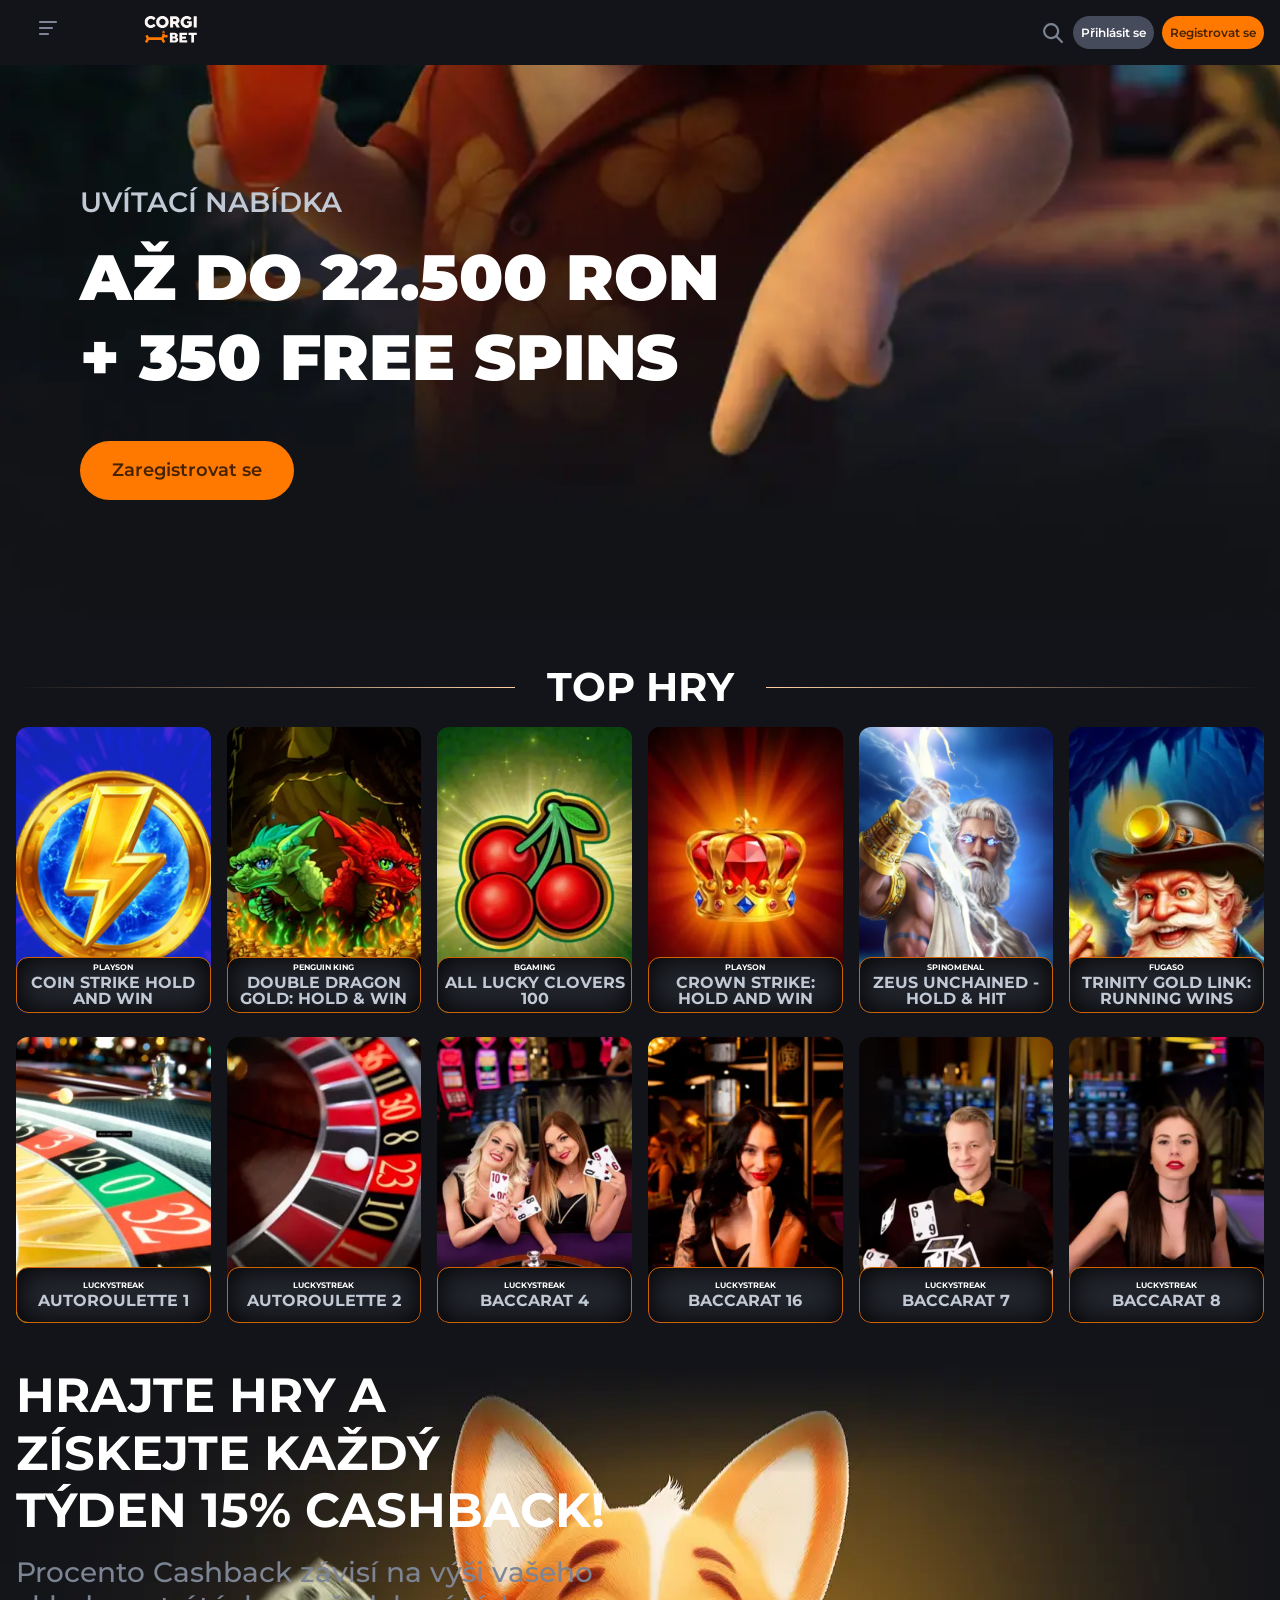
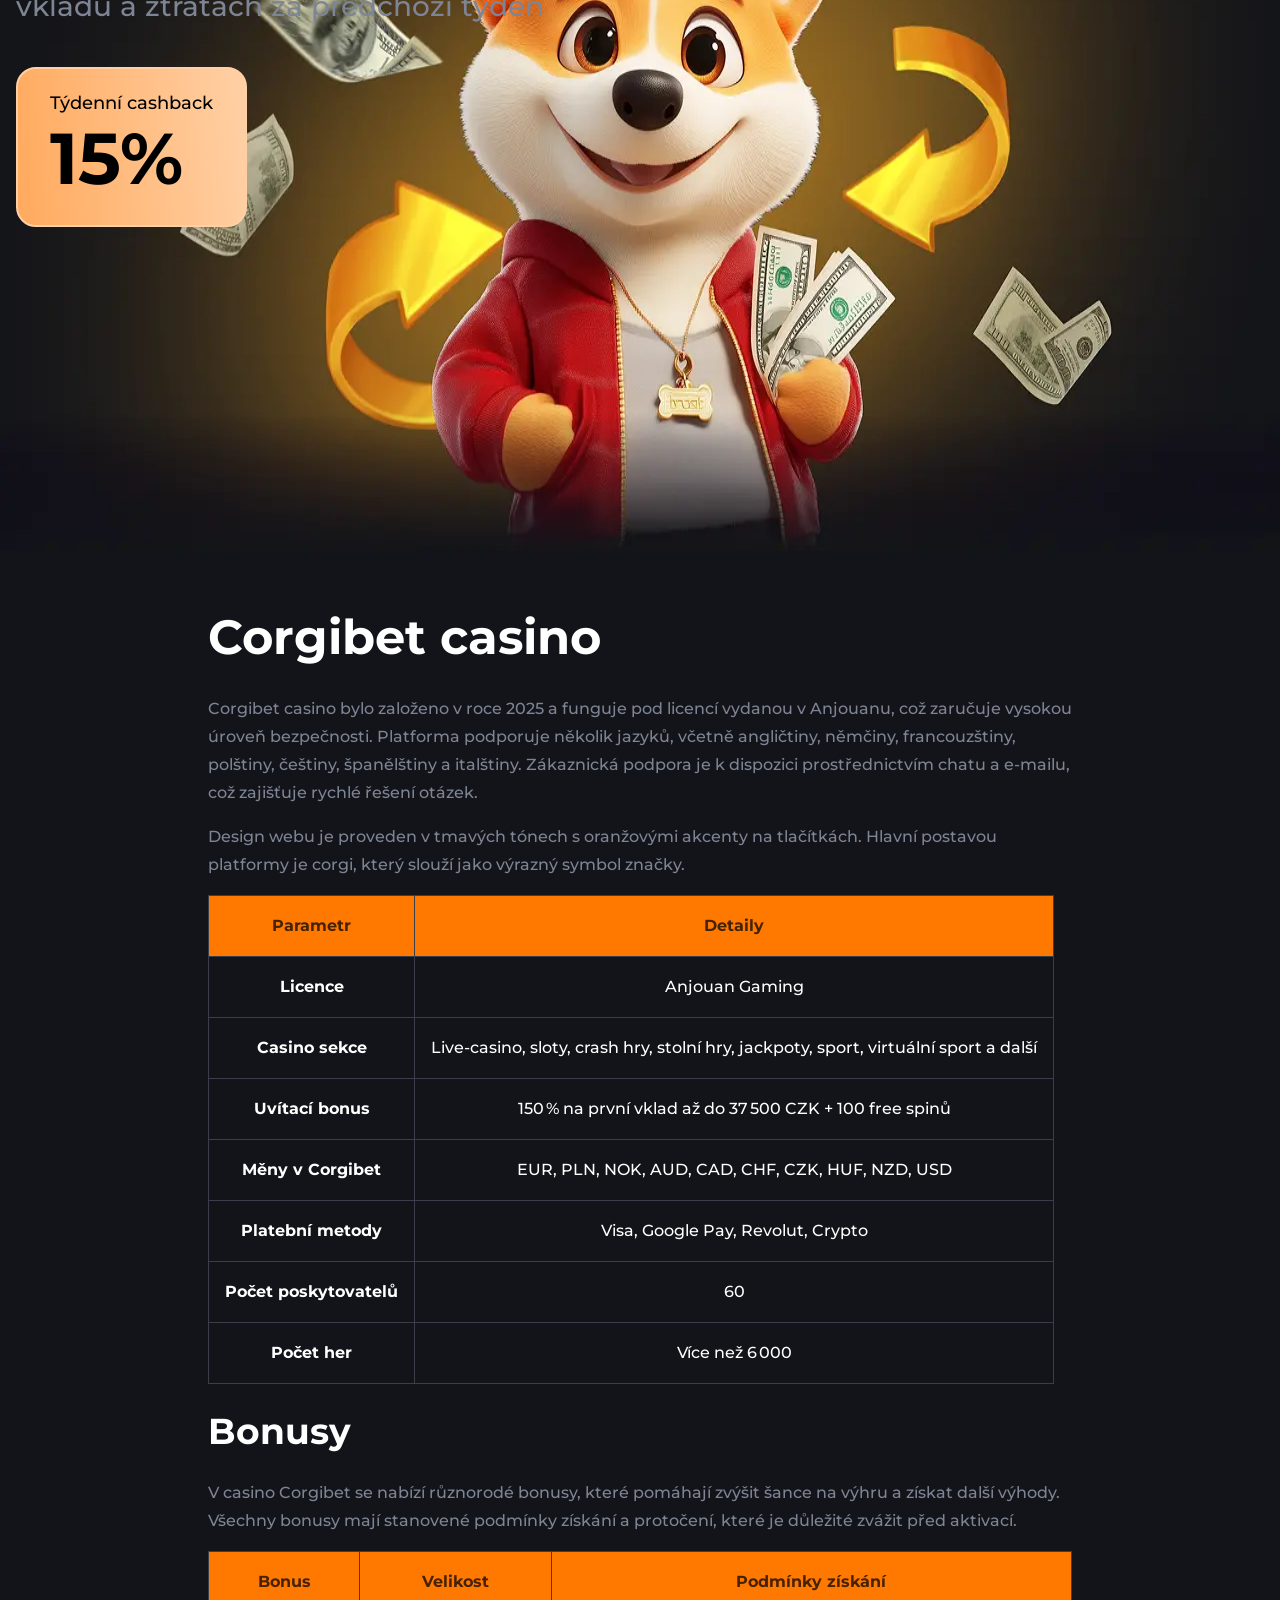
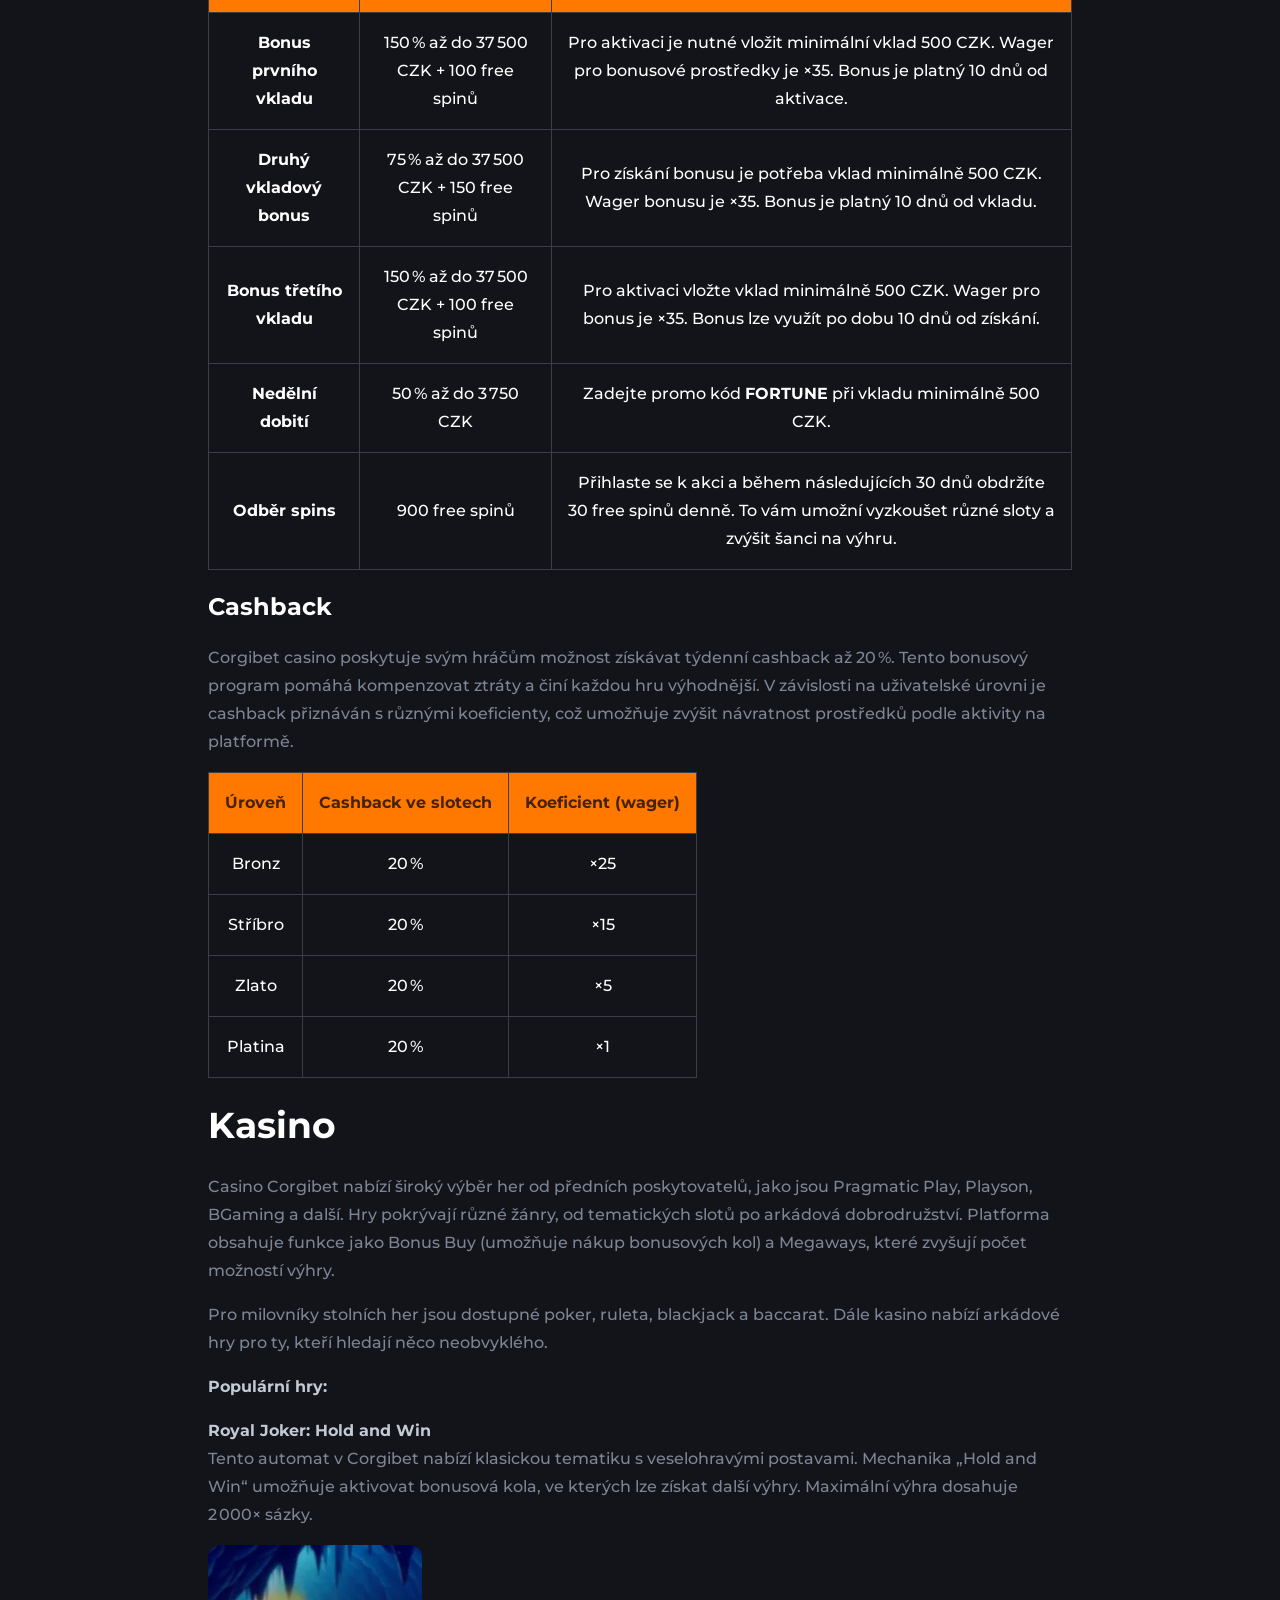
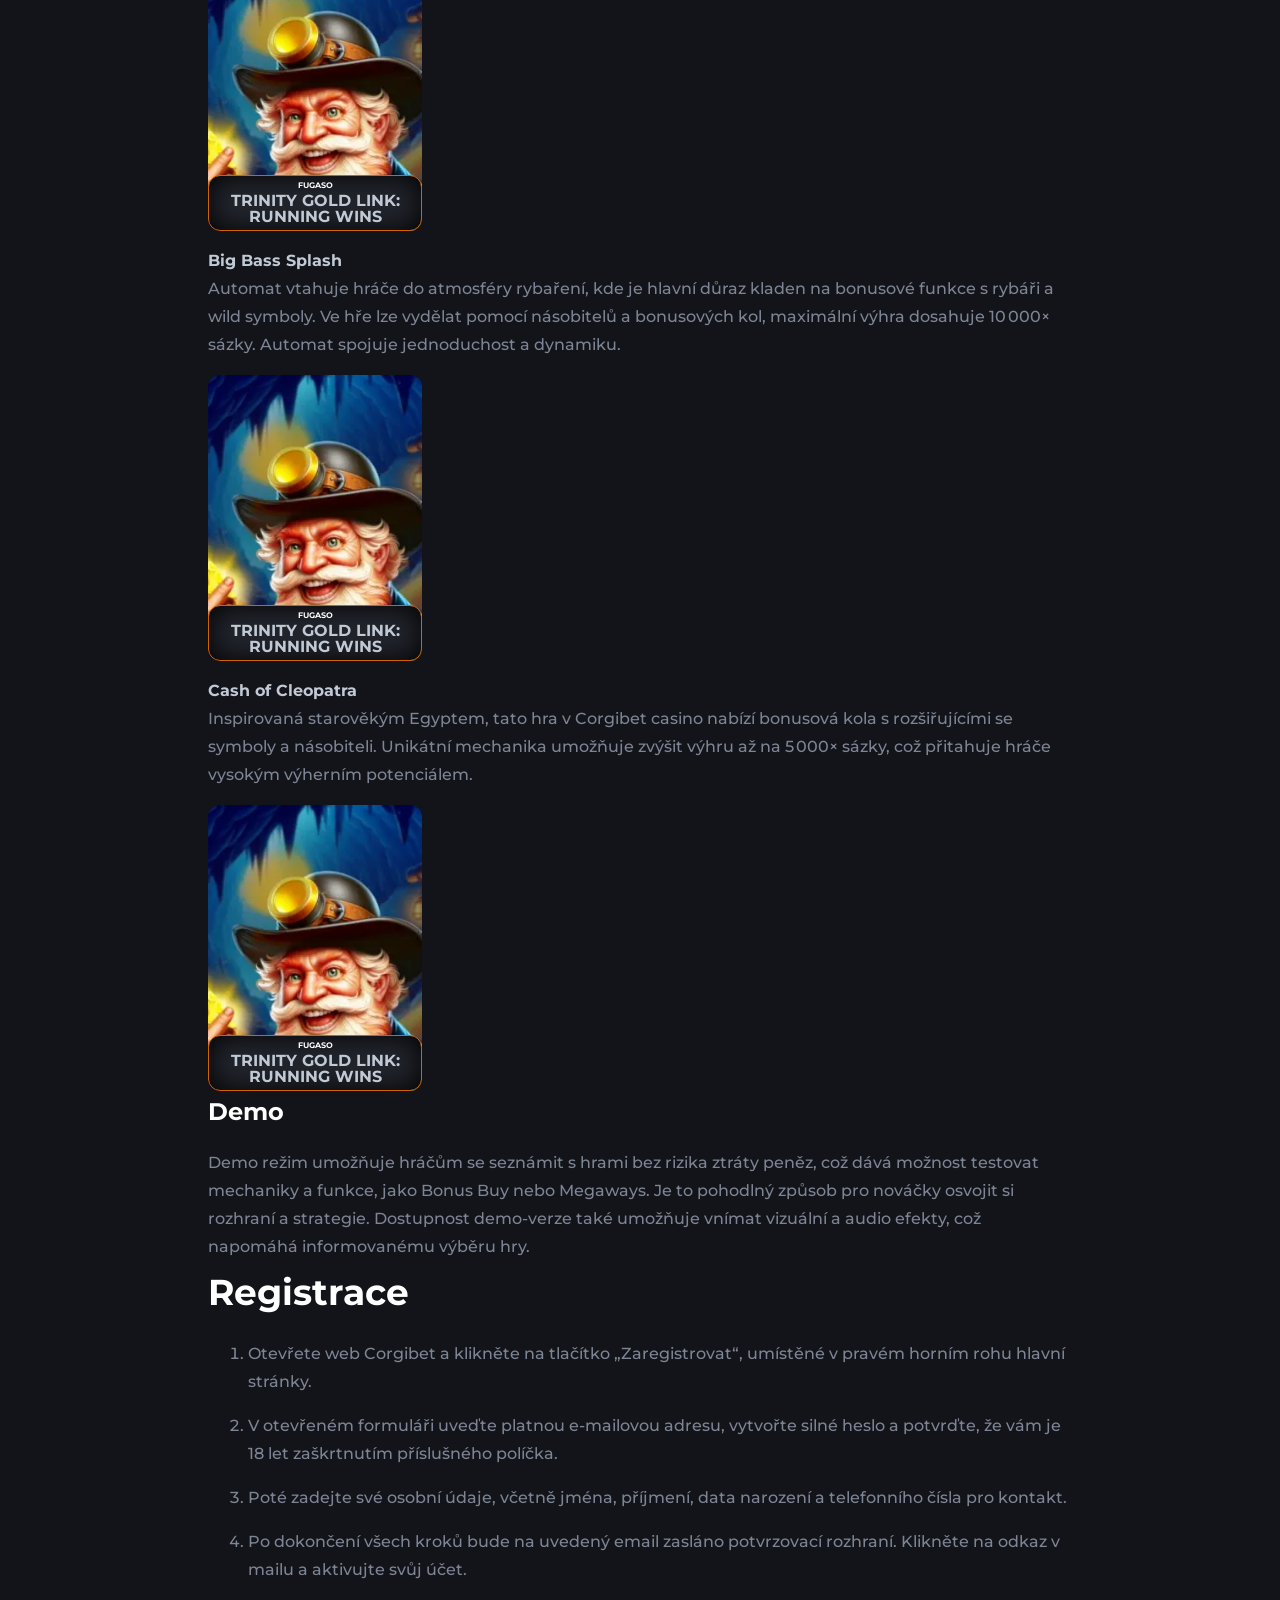
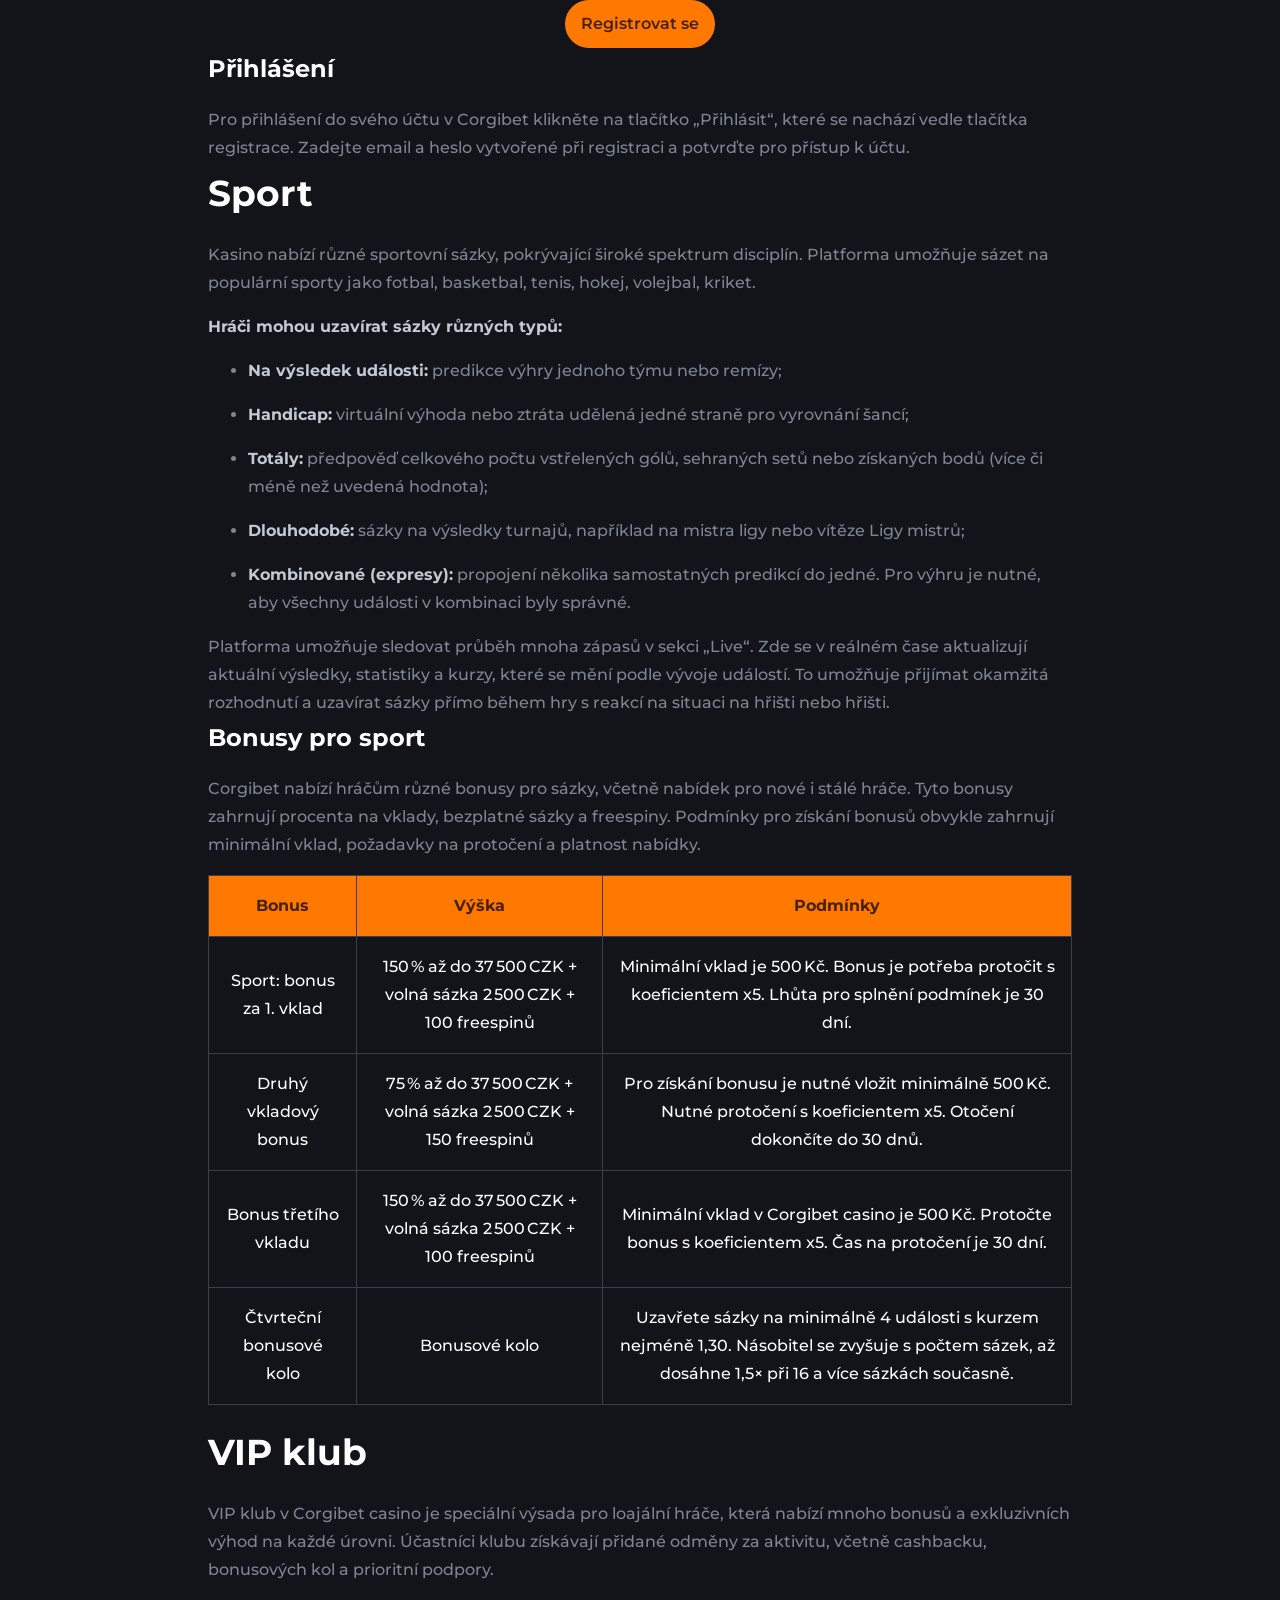
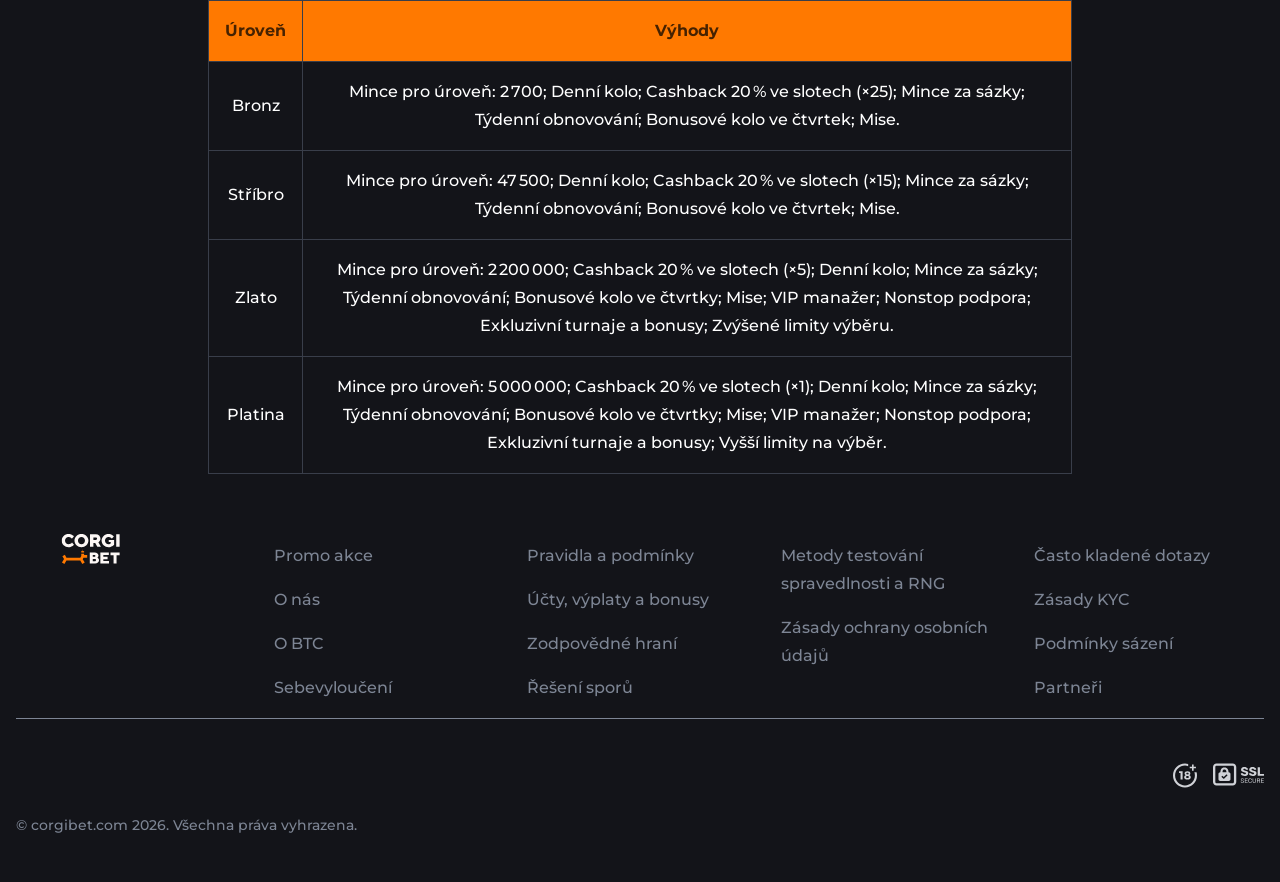
<file: cs-CS/index.html>
<!DOCTYPE html>
<html lang="cs-CS">
<head>
    <meta charset="UTF-8">
    <meta name="viewport" content="width=device-width, initial-scale=1.0">
    <meta name="robots" content="noindex, nofollow">
    <title>Corgibet casino - online kasino pro hráče z Česka</title>
    <meta name="description" content=" Corgibet casino v Česku — automaty, live casino a sport. Uvítací bonus až 37 500 CZK + 100 volných zatočení pro nové hráče.">
    <link rel="shortcut icon" href="../../img/favicon.ico" type="image/x-icon">
    <link rel="stylesheet" href="../css/style.min.css">
    <link rel="preload" href="/fonts/Montserrat-Black.woff2" as="font" type="font/woff2" crossorigin>

</head>
<body>
    <header class="header">
        <div class="header__left">
            <div class="menu">
                <button class="menu__button" aria-label="open menu"  data-open>
                    <svg xmlns="http://www.w3.org/2000/svg" viewBox="0 0 24 24" fill="none" width="24" height="24"><g><path xmlns="http://www.w3.org/2000/svg" d="M20 7H4c-.55 0-1-.45-1-1s.45-1 1-1h16c.55 0 1 .45 1 1s-.45 1-1 1m-7 11c0-.55-.45-1-1-1H4c-.55 0-1 .45-1 1s.45 1 1 1h8c.55 0 1-.45 1-1m4-6c0-.55-.45-1-1-1H4c-.55 0-1 .45-1 1s.45 1 1 1h12c.55 0 1-.45 1-1" fill="currentColor"></path></g></svg>                </button>
                
                <div class="menu__wrapper" menu>
                    <div class="menu__overlay" data-close></div>
                
                    <div class="menu__content">
                    <div class="menu__logo-wrapper">
                    <button class="menu__button menu__button--close" aria-label="close menu" data-close>
                        <svg xmlns="http://www.w3.org/2000/svg" viewBox="0 0 24 24" fill="none" width="24" height="24"><g><path xmlns="http://www.w3.org/2000/svg" d="m4.21 4.387.083-.094a1 1 0 0 1 1.32-.083l.094.083L12 10.585l6.293-6.292a1 1 0 1 1 1.414 1.414L13.415 12l6.292 6.293a1 1 0 0 1 .083 1.32l-.083.094a1 1 0 0 1-1.32.083l-.094-.083L12 13.415l-6.293 6.292a1 1 0 0 1-1.414-1.414L10.585 12 4.293 5.707a1 1 0 0 1-.083-1.32l.083-.094z" fill="currentColor"></path></g></svg>
                    </button>
                    <a href="index.html" aria-label="to main page">
                    <img class="menu__logo" src="../img/logo.svg" alt="corgibet logo" width="150" height="27">
                    </a></div>
                    <div class="menu__inner">
                    <div class="menu__grid">
                        <a href="go" rel="nofollow" class="menu__btn menu__btn--center"><img class="menu__img" src="../img/bonus.webp" alt=""><span>Bonusy</span></a>
                        <a href="go" rel="nofollow" class="menu__btn menu__btn--center"><img class="menu__img" src="../img/imgi_2_missions.webp" alt=""><span>Aktivity</span></a>
                        <a href="go" rel="nofollow" class="menu__btn"><img class="menu__img" src="../img/loyalty.webp" alt=""><span>Věrnost</span></a>
                        <a href="go" rel="nofollow" class="menu__btn"><img class="menu__img" src="../img/wheel.webp" alt=""><span>Kolo</span></a>
                        <a href="go" rel="nofollow" class="menu__btn"><img class="menu__img" src="../img/vipclub.webp" alt=""><span>VIP klub</span></a>
                        <a href="go" rel="nofollow" class="menu__btn"><img class="menu__img" src="../img/promotions.webp" alt=""><span>Promo akce</span></a>
                    </div>
                    <ul class="menu__list accordion">
                        <li class="accordion__item">
                            <button class="accordion__button"><span>Kasino</span>
                                <svg xmlns="http://www.w3.org/2000/svg" viewBox="0 0 24 24" fill="none" width="24" height="24"><g><path xmlns="http://www.w3.org/2000/svg" d="M4.293 8.293a1 1 0 0 1 1.414 0L12 14.586l6.293-6.293a1 1 0 1 1 1.414 1.414l-7 7a1 1 0 0 1-1.414 0l-7-7a1 1 0 0 1 0-1.414" fill="currentColor"></path></g></svg>
                            </button>                            
                            <ul class="accordion__content">
                                <li class="accordion__subitem"><a href="go" rel="nofollow" class="accordion__link">Lobby</a></li>
                                <li class="accordion__subitem"><a href="go" rel="nofollow" class="accordion__link">Nejlepší hry</a></li>
                                <li class="accordion__subitem"><a href="go" rel="nofollow" class="accordion__link">Automaty</a></li>
                                <li class="accordion__subitem"><a href="go" rel="nofollow" class="accordion__link">Nové</a></li>
                                <li class="accordion__subitem"><a href="go" rel="nofollow" class="accordion__link">Okamžitá výhra</a></li>
                                <li class="accordion__subitem"><a href="go" rel="nofollow" class="accordion__link">Originál</a></li>
                                <li class="accordion__subitem"><a href="go" rel="nofollow" class="accordion__link">Koupit bonus</a></li>
                                <li class="accordion__subitem"><a href="go" rel="nofollow" class="accordion__link">Jackpoty</a></li>
                                <li class="accordion__subitem"><a href="go" rel="nofollow" class="accordion__link">Drops&Wins</a></li>
                                <li class="accordion__subitem"><a href="go" rel="nofollow" class="accordion__link">Sázky</a></li>
                            </ul>
                        </li>
                        <li class="accordion__item">
                            <button class="accordion__button"><span>Live kasino</span>
                                <svg xmlns="http://www.w3.org/2000/svg" viewBox="0 0 24 24" fill="none" width="24" height="24"><g><path xmlns="http://www.w3.org/2000/svg" d="M4.293 8.293a1 1 0 0 1 1.414 0L12 14.586l6.293-6.293a1 1 0 1 1 1.414 1.414l-7 7a1 1 0 0 1-1.414 0l-7-7a1 1 0 0 1 0-1.414" fill="currentColor"></path></g></svg></button>                            
                            <ul class="accordion__content">
                                <li class="accordion__subitem"><a href="go" rel="nofollow" class="accordion__link">Živá lobby</a></li>
                                <li class="accordion__subitem"><a href="go" rel="nofollow" class="accordion__link">Nejlepší hry</a></li>
                                <li class="accordion__subitem"><a href="go" rel="nofollow" class="accordion__link">Ruleta</a></li>
                                <li class="accordion__subitem"><a href="go" rel="nofollow" class="accordion__link">Blackjack</a></li>
                                <li class="accordion__subitem"><a href="go" rel="nofollow" class="accordion__link">Game Shows</a></li>
                                <li class="accordion__subitem"><a href="go" rel="nofollow" class="accordion__link">Drops&Wins Live</a></li>
                            </ul>
                        </li>                               
                        <li class="accordion__item">
                            <button class="accordion__button"><span>Sporty</span> <svg xmlns="http://www.w3.org/2000/svg" viewBox="0 0 24 24" fill="none" width="24" height="24"><g><path xmlns="http://www.w3.org/2000/svg" d="M4.293 8.293a1 1 0 0 1 1.414 0L12 14.586l6.293-6.293a1 1 0 1 1 1.414 1.414l-7 7a1 1 0 0 1-1.414 0l-7-7a1 1 0 0 1 0-1.414" fill="currentColor"></path></g></svg></button>                            
                            <ul class="accordion__content">
                                <li class="accordion__subitem"><a href="go" rel="nofollow" class="accordion__link">Centrum nápovědy</a></li>
                                <li class="accordion__subitem"><a href="go" rel="nofollow" class="accordion__link">Basketbal</a></li>
                                <li class="accordion__subitem"><a href="go" rel="nofollow" class="accordion__link">FIFA 24</a></li>
                                <li class="accordion__subitem"><a href="go" rel="nofollow" class="accordion__link">Kriket</a></li>
                                <li class="accordion__subitem"><a href="go" rel="nofollow" class="accordion__link">Tenis</a></li>
                                <li class="accordion__subitem"><a href="go" rel="nofollow" class="accordion__link">Volejbal</a></li>
                            </ul>
                        </li>
                    </ul>
                </div></div>
            </div></div>
            <a href="index.html" aria-label="to main page">
            <picture>
                    <source srcset="../img/22801678486679363.svg" media="(max-width: 1249px)">
                    <img class="header__logo" src="../img/logo.svg" alt="corgibet logo" width="150" height="27">
                </picture>
            </a>
        </div>
            <div class="header__right">
                <a href="go" rel="nofollow" class="header__search" aria-label="search"><svg xmlns="http://www.w3.org/2000/svg" viewBox="0 0 24 24" fill="none" width="24" height="24"><g><path xmlns="http://www.w3.org/2000/svg" d="M10.111 2a8.114 8.114 0 0 1 8.112 8.111c0 1.85-.617 3.558-1.666 4.921l5.127 5.126a1.077 1.077 0 0 1 0 1.525c-.39.39-1.006.422-1.428.087l-.097-.087-5.127-5.126a8.04 8.04 0 0 1-4.92 1.665A8.114 8.114 0 0 1 2 10.112 8.114 8.114 0 0 1 10.111 2m0 2.163a5.945 5.945 0 0 0-5.948 5.948 5.945 5.945 0 0 0 5.948 5.948 5.945 5.945 0 0 0 5.949-5.948 5.945 5.945 0 0 0-5.949-5.948" fill="currentColor"></path></g></svg></a>
                <a href="go" rel="nofollow" class="btn btn--blue">Přihlásit se</a>
                <a href="go" rel="nofollow" class="btn">Registrovat se</a>
            </div>
    </header>
    <main class="main">
        <section class="intro">
            <div class="container">
                <picture>
                    <source srcset="../img/5022257659994272378-mobile.webp" media="(max-width: 767px)">
                    <img class="intro__img" fetchpriority="high" src="../img/imgi_49_5022245987275843778.webp" alt="intro banner" width="1368" height="592">
                </picture>
                <div class="intro__text">
                <p class="intro__title">UVÍTACÍ NABÍDKA</p>
                <p class="intro__desc">až do 22.500 RON + 350 Free Spins</p>
                <a href="go" rel="nofollow" class="btn intro__btn">Zaregistrovat se</a></div>
            </div>
        </section>
        <section class="games">
            <div class="container">
                <div class="games__title-wrapper">
                    <div class="games__line"></div>
                    <h2 class="games__title">TOP HRY</h2>
                    <div class="games__line games__line--right"></div>
                </div>
                <div class="games__cards">
                    <div class="games__scroll">
                        <div class="card">
                            <a href="go" rel="nofollow" aria-label="to game">
                            <img src="../img/imgi_4_redgenn.pls_coin_strike_hold_and_win_designed.webp" alt="game" class="card__img" width="214" height="286" loading="lazy" loading="lazy">
                            <div class="card__description">
                                <p class="card__provider">PLAYSON</p>
                                <p class="card__title">COIN STRIKE HOLD AND WIN</p>
                            </div>
                        </div></a>
                        <div class="card">
                            <a href="go" rel="nofollow" aria-label="to game">
                            <img src="../img/imgi_12_penguinking.103123_designed.webp" alt="game" class="card__img" width="214" height="286" loading="lazy" loading="lazy">
                            <div class="card__description">
                                <p class="card__provider">PENGUIN KING</p>
                                <p class="card__title">DOUBLE DRAGON GOLD: HOLD & WIN
                                </p>
                            </div></a>
                        </div>
                        <div class="card">
                            <a href="go" rel="nofollow" aria-label="to game">
                            <img src="../img/imgi_10_softswiss.bgmng-AllLuckyClover100_designed.webp" alt="game" class="card__img" width="214" height="286" loading="lazy" loading="lazy">
                            <div class="card__description">
                                <p class="card__provider">BGAMING</p>
                                <p class="card__title">ALL LUCKY CLOVERS 100
                                </p>
                            </div></a>
                        </div>
                        <div class="card">
                            <a href="go" rel="nofollow" aria-label="to game">
                            <img src="../img/imgi_14_redgenn.pls_crown_strike_hold_and_win_designed.webp" alt="game" class="card__img" width="214" height="286" loading="lazy" loading="lazy">
                            <div class="card__description">
                                <p class="card__provider">PLAYSON</p>
                                <p class="card__title">CROWN STRIKE: HOLD AND WIN
                                </p>
                            </div></a>
                        </div>
                        <div class="card">
                            <a href="go" rel="nofollow" aria-label="to game">
                            <img src="../img/spinomenal.SlotMachine_ZeusUnchainedHoldHit_designed.webp" alt="game" class="card__img" width="214" height="286" loading="lazy" loading="lazy">
                            <div class="card__description">
                                <p class="card__provider">SPINOMENAL</p>
                                <p class="card__title">ZEUS UNCHAINED - HOLD & HIT
                                </p>
                            </div></a>
                        </div>
                        <div class="card">
                            <a href="go" rel="nofollow" aria-label="to game">
                            <img src="../img/imgi_14_softswiss.fugaso-TrinityGoldLinkRunningWins_designed.webp" alt="game" class="card__img" width="214" height="286" loading="lazy">
                            <div class="card__description">
                                <p class="card__provider">FUGASO</p>
                                <p class="card__title">TRINITY GOLD LINK: RUNNING WINS
                                </p>
                            </div></a>
                        </div>
                        <div class="card">
                            <a href="go" rel="nofollow" aria-label="to game">
                            <img src="../img/imgi_16_softswiss.luckystreak-AutoRoulette1_designed.webp" alt="game" class="card__img" width="214" height="286" loading="lazy">
                            <div class="card__description">
                                <p class="card__provider">LUCKYSTREAK
                                </p>
                                <p class="card__title">AUTOROULETTE 1
                                </p>
                            </div></a>
                        </div>
                        <div class="card">
                            <a href="go" rel="nofollow" aria-label="to game">
                            <img src="../img/imgi_18_softswiss.luckystreak-Autoroulette2_designed.webp" alt="game" class="card__img" width="214" height="286" loading="lazy">
                            <div class="card__description">
                                <p class="card__provider">LUCKYSTREAK</p>
                                <p class="card__title">AUTOROULETTE 2</p>
                            </div></a>
                        </div>
                        <div class="card">
                            <a href="go" rel="nofollow" aria-label="to game">
                            <img src="../img/imgi_20_softswiss.luckystreak-Baccarat4_designed.webp" alt="game" class="card__img" width="214" height="286" loading="lazy">
                            <div class="card__description">
                                <p class="card__provider">LUCKYSTREAK</p>
                                <p class="card__title">BACCARAT 4</p>
                            </div></a>
                        </div>
                        <div class="card">
                            <a href="go" rel="nofollow" aria-label="to game">
                            <img src="../img/imgi_22_softswiss.luckystreak-Blackjack16_designed.webp" alt="game" class="card__img" width="214" height="286" loading="lazy">
                            <div class="card__description">
                                <p class="card__provider">LUCKYSTREAK</p>
                                <p class="card__title">BACCARAT 16</p>
                            </div></a>
                        </div>
                        <div class="card">
                            <a href="go" rel="nofollow" aria-label="to game">
                            <img src="../img/imgi_24_softswiss.luckystreak-Blackjack7_designed.webp" alt="game" class="card__img" width="214" height="286" loading="lazy">
                            <div class="card__description">
                                <p class="card__provider">LUCKYSTREAK</p>
                                <p class="card__title">BACCARAT 7</p>
                            </div></a>
                        </div>
                        <div class="card">
                            <a href="go" rel="nofollow" aria-label="to game">
                            <img src="../img/imgi_26_softswiss.luckystreak-Blackjack8_designed.webp" alt="game" class="card__img" width="214" height="286" loading="lazy">
                            <div class="card__description">
                                <p class="card__provider">LUCKYSTREAK</p>
                                <p class="card__title">BACCARAT 8</p>
                            </div></a>
                        </div>
                    </div>
                </div>
            </div>
        </section>
        <section class="banner">
            <div class="container">
                <div class="banner__content">
                    <h3 class="banner__title">HRAJTE HRY A ZÍSKEJTE KAŽDÝ TÝDEN 15% CASHBACK!</h3>
                    <p class="banner__text">Procento Cashback závisí na výši vašeho vkladu a ztrátách za předchozí týden</p>
                    <div class="banner__bar">
                        <span class="banner__cashback-desc">Týdenní cashback</span>
                        <span class="banner__cashback">15%</span>
</div>
                </div>
                <picture>
                    <source srcset="../img/banner-mobile.webp" media="(max-width: 1249px)">
                    <img src="../img/imgi_25_banner-desktop.webp" alt="banner" class="banner__img" loading="lazy" width="1368" height="784">
                </picture>
            </div>
        </section>
        <section class="seo-content">
            <div class="container seo-content__container">            
                <h1>Corgibet casino</h1>
<p>Corgibet casino bylo založeno v roce 2025 a funguje pod licencí vydanou v Anjouanu, což zaručuje vysokou úroveň bezpečnosti. Platforma podporuje několik jazyků, včetně angličtiny, němčiny, francouzštiny, polštiny, češtiny, španělštiny a italštiny. Zákaznická podpora je k dispozici prostřednictvím chatu a e‑mailu, což zajišťuje rychlé řešení otázek.</p>
<p>Design webu je proveden v tmavých tónech s oranžovými akcenty na tlačítkách. Hlavní postavou platformy je corgi, který slouží jako výrazný symbol značky.</p>
<div class="table-wrap"><table>
<thead>
<tr>
<th>Parametr</th>
<th>Detaily</th>
</tr>
</thead>
<tbody>
<tr>
<td><strong>Licence</strong></td>
<td>Anjouan Gaming</td>
</tr>
<tr>
<td><strong>Casino sekce</strong></td>
<td>Live‑casino, sloty, crash hry, stolní hry, jackpoty, sport, virtuální sport a další</td>
</tr>
<tr>
<td><strong>Uvítací bonus</strong></td>
<td>150 % na první vklad až do 37 500 CZK + 100 free spinů</td>
</tr>
<tr>
<td><strong>Měny v Corgibet</strong></td>
<td>EUR, PLN, NOK, AUD, CAD, CHF, CZK, HUF, NZD, USD</td>
</tr>
<tr>
<td><strong>Platební metody</strong></td>
<td>Visa, Google Pay, Revolut, Crypto</td>
</tr>
<tr>
<td><strong>Počet poskytovatelů</strong></td>
<td>60</td>
</tr>
<tr>
<td><strong>Počet her</strong></td>
<td>Více než 6 000</td>
</tr>
</tbody>
</table></div>
<h2>Bonusy</h2>
<p>V casino Corgibet se nabízí různorodé bonusy, které pomáhají zvýšit šance na výhru a získat další výhody. Všechny bonusy mají stanovené podmínky získání a protočení, které je důležité zvážit před aktivací.</p>
<div class="table-wrap"><table>
<thead>
<tr>
<th>Bonus</th>
<th>Velikost</th>
<th>Podmínky získání</th>
</tr>
</thead>
<tbody>
<tr>
<td><strong>Bonus prvního vkladu</strong></td>
<td>150 % až do 37 500 CZK + 100 free spinů</td>
<td>Pro aktivaci je nutné vložit minimální vklad 500 CZK. Wager pro bonusové prostředky je ×35. Bonus je platný 10 dnů od aktivace.</td>
</tr>
<tr>
<td><strong>Druhý vkladový bonus</strong></td>
<td>75 % až do 37 500 CZK + 150 free spinů</td>
<td>Pro získání bonusu je potřeba vklad minimálně 500 CZK. Wager bonusu je ×35. Bonus je platný 10 dnů od vkladu.</td>
</tr>
<tr>
<td><strong>Bonus třetího vkladu</strong></td>
<td>150 % až do 37 500 CZK + 100 free spinů</td>
<td>Pro aktivaci vložte vklad minimálně 500 CZK. Wager pro bonus je ×35. Bonus lze využít po dobu 10 dnů od získání.</td>
</tr>
<tr>
<td><strong>Nedělní dobití</strong></td>
<td>50 % až do 3 750 CZK</td>
<td>Zadejte promo kód <strong>FORTUNE</strong> při vkladu minimálně 500 CZK.</td>
</tr>
<tr>
<td><strong>Odběr spins</strong></td>
<td>900 free spinů</td>
<td>Přihlaste se k akci a během následujících 30 dnů obdržíte 30 free spinů denně. To vám umožní vyzkoušet různé sloty a zvýšit šanci na výhru.</td>
</tr>
</tbody>
</table></div>
<h3>Cashback</h3>
<p>Corgibet casino poskytuje svým hráčům možnost získávat týdenní cashback až 20 %. Tento bonusový program pomáhá kompenzovat ztráty a činí každou hru výhodnější. V závislosti na uživatelské úrovni je cashback přiznáván s různými koeficienty, což umožňuje zvýšit návratnost prostředků podle aktivity na platformě.</p>
<div class="table-wrap"><table>
<thead>
<tr>
<th>Úroveň</th>
<th>Cashback ve slotech</th>
<th>Koeficient (wager)</th>
</tr>
</thead>
<tbody>
<tr>
<td>Bronz</td>
<td>20 %</td>
<td>×25</td>
</tr>
<tr>
<td>Stříbro</td>
<td>20 %</td>
<td>×15</td>
</tr>
<tr>
<td>Zlato</td>
<td>20 %</td>
<td>×5</td>
</tr>
<tr>
<td>Platina</td>
<td>20 %</td>
<td>×1</td>
</tr>
</tbody>
</table></div>
<h2>Kasino</h2>
<p>Casino Corgibet nabízí široký výběr her od předních poskytovatelů, jako jsou Pragmatic Play, Playson, BGaming a další. Hry pokrývají různé žánry, od tematických slotů po arkádová dobrodružství. Platforma obsahuje funkce jako Bonus Buy (umožňuje nákup bonusových kol) a Megaways, které zvyšují počet možností výhry.</p>
<p>Pro milovníky stolních her jsou dostupné poker, ruleta, blackjack a baccarat. Dále kasino nabízí arkádové hry pro ty, kteří hledají něco neobvyklého.</p>
<p><strong>Populární hry:</strong></p>
<p><strong>Royal Joker: Hold and Win</strong><br>
Tento automat v Corgibet nabízí klasickou tematiku s veselohravými postavami. Mechanika „Hold and Win“ umožňuje aktivovat bonusová kola, ve kterých lze získat další výhry. Maximální výhra dosahuje 2 000× sázky.</p>
<div class="card">
    <a href="go" rel="nofollow" aria-label="to game">
    <img src="../img/imgi_14_softswiss.fugaso-TrinityGoldLinkRunningWins_designed.webp" alt="game" class="card__img" width="214" height="286" loading="lazy">
    <div class="card__description">
        <p class="card__provider">FUGASO</p>
        <p class="card__title">TRINITY GOLD LINK: RUNNING WINS
        </p>
    </div></a>
</div>
<p><strong>Big Bass Splash</strong><br>
Automat vtahuje hráče do atmosféry rybaření, kde je hlavní důraz kladen na bonusové funkce s rybáři a wild symboly. Ve hře lze vydělat pomocí násobitelů a bonusových kol, maximální výhra dosahuje 10 000× sázky. Automat spojuje jednoduchost a dynamiku.</p>
<div class="card">
    <a href="go" rel="nofollow" aria-label="to game">
    <img src="../img/imgi_14_softswiss.fugaso-TrinityGoldLinkRunningWins_designed.webp" alt="game" class="card__img" width="214" height="286" loading="lazy">
    <div class="card__description">
        <p class="card__provider">FUGASO</p>
        <p class="card__title">TRINITY GOLD LINK: RUNNING WINS
        </p>
    </div></a>
</div>
<p><strong>Cash of Cleopatra</strong><br>
Inspirovaná starověkým Egyptem, tato hra v Corgibet casino nabízí bonusová kola s rozšiřujícími se symboly a násobiteli. Unikátní mechanika umožňuje zvýšit výhru až na 5 000× sázky, což přitahuje hráče vysokým výherním potenciálem.</p>
<div class="card">
    <a href="go" rel="nofollow" aria-label="to game">
    <img src="../img/imgi_14_softswiss.fugaso-TrinityGoldLinkRunningWins_designed.webp" alt="game" class="card__img" width="214" height="286" loading="lazy">
    <div class="card__description">
        <p class="card__provider">FUGASO</p>
        <p class="card__title">TRINITY GOLD LINK: RUNNING WINS
        </p>
    </div></a>
</div>
<h3>Demo</h3>
<p>Demo režim umožňuje hráčům se seznámit s hrami bez rizika ztráty peněz, což dává možnost testovat mechaniky a funkce, jako Bonus Buy nebo Megaways. Je to pohodlný způsob pro nováčky osvojit si rozhraní a strategie. Dostupnost demo‑verze také umožňuje vnímat vizuální a audio efekty, což napomáhá informovanému výběru hry.</p>
<h2>Registrace</h2>
<ol>
<li>
<p>Otevřete web Corgibet a klikněte na tlačítko „Zaregistrovat“, umístěné v pravém horním rohu hlavní stránky.</p>
</li>
<li>
<p>V otevřeném formuláři uveďte platnou e‑mailovou adresu, vytvořte silné heslo a potvrďte, že vám je 18 let zaškrtnutím příslušného políčka.</p>
</li>
<li>
<p>Poté zadejte své osobní údaje, včetně jména, příjmení, data narození a telefonního čísla pro kontakt.</p>
</li>
<li>
<p>Po dokončení všech kroků bude na uvedený email zasláno potvrzovací rozhraní. Klikněte na odkaz v mailu a aktivujte svůj účet.</p>

</li>
</ol>
<a class="btn" href="go">Registrovat se</a>
<h3>Přihlášení</h3>
<p>Pro přihlášení do svého účtu v Corgibet klikněte na tlačítko „Přihlásit“, které se nachází vedle tlačítka registrace. Zadejte email a heslo vytvořené při registraci a potvrďte pro přístup k účtu.</p>
<h2>Sport</h2>
<p>Kasino nabízí různé sportovní sázky, pokrývající široké spektrum disciplín. Platforma umožňuje sázet na populární sporty jako fotbal, basketbal, tenis, hokej, volejbal, kriket.</p>
<p><strong>Hráči mohou uzavírat sázky různých typů:</strong></p>
<ul>
<li><strong>Na výsledek události:</strong> predikce výhry jednoho týmu nebo remízy;</li>
<li><strong>Handicap:</strong> virtuální výhoda nebo ztráta udělená jedné straně pro vyrovnání šancí;</li>
<li><strong>Totály:</strong> předpověď celkového počtu vstřelených gólů, sehraných setů nebo získaných bodů (více či méně než uvedená hodnota);</li>
<li><strong>Dlouhodobé:</strong> sázky na výsledky turnajů, například na mistra ligy nebo vítěze Ligy mistrů;</li>
<li><strong>Kombinované (expresy):</strong> propojení několika samostatných predikcí do jedné. Pro výhru je nutné, aby všechny události v kombinaci byly správné.</li>
</ul>
<p>Platforma umožňuje sledovat průběh mnoha zápasů v sekci „Live“. Zde se v reálném čase aktualizují aktuální výsledky, statistiky a kurzy, které se mění podle vývoje událostí. To umožňuje přijímat okamžitá rozhodnutí a uzavírat sázky přímo během hry s reakcí na situaci na hřišti nebo hřišti.</p>
<h3>Bonusy pro sport</h3>
<p>Corgibet nabízí hráčům různé bonusy pro sázky, včetně nabídek pro nové i stálé hráče. Tyto bonusy zahrnují procenta na vklady, bezplatné sázky a freespiny. Podmínky pro získání bonusů obvykle zahrnují minimální vklad, požadavky na protočení a platnost nabídky.</p>
<div class="table-wrap"><table>
<thead>
<tr>
<th>Bonus</th>
<th>Výška</th>
<th>Podmínky</th>
</tr>
</thead>
<tbody>
<tr>
<td>Sport: bonus za 1. vklad</td>
<td>150 % až do 37 500 CZK + volná sázka 2 500 CZK + 100 freespinů</td>
<td>Minimální vklad je 500 Kč. Bonus je potřeba protočit s koeficientem x5. Lhůta pro splnění podmínek je 30 dní.</td>
</tr>
<tr>
<td>Druhý vkladový bonus</td>
<td>75 % až do 37 500 CZK + volná sázka 2 500 CZK + 150 freespinů</td>
<td>Pro získání bonusu je nutné vložit minimálně 500 Kč. Nutné protočení s koeficientem x5. Otočení dokončíte do 30 dnů.</td>
</tr>
<tr>
<td>Bonus třetího vkladu</td>
<td>150 % až do 37 500 CZK + volná sázka 2 500 CZK + 100 freespinů</td>
<td>Minimální vklad v Corgibet casino je 500 Kč. Protočte bonus s koeficientem x5. Čas na protočení je 30 dní.</td>
</tr>
<tr>
<td>Čtvrteční bonusové kolo</td>
<td>Bonusové kolo</td>
<td>Uzavřete sázky na minimálně 4 události s kurzem nejméně 1,30. Násobitel se zvyšuje s počtem sázek, až dosáhne 1,5× při 16 a více sázkách současně.</td>
</tr>
</tbody>
</table></div>
<h2>VIP klub</h2>
<p>VIP klub v Corgibet casino je speciální výsada pro loajální hráče, která nabízí mnoho bonusů a exkluzivních výhod na každé úrovni. Účastníci klubu získávají přidané odměny za aktivitu, včetně cashbacku, bonusových kol a prioritní podpory.</p>
<div class="table-wrap"><table>
<thead>
<tr>
<th>Úroveň</th>
<th>Výhody</th>
</tr>
</thead>
<tbody>
<tr>
<td>Bronz</td>
<td>Mince pro úroveň: 2 700; Denní kolo; Cashback 20 % ve slotech (×25); Mince za sázky; Týdenní obnovování; Bonusové kolo ve čtvrtek; Mise.</td>
</tr>
<tr>
<td>Stříbro</td>
<td>Mince pro úroveň: 47 500; Denní kolo; Cashback 20 % ve slotech (×15); Mince za sázky; Týdenní obnovování; Bonusové kolo ve čtvrtek; Mise.</td>
</tr>
<tr>
<td>Zlato</td>
<td>Mince pro úroveň: 2 200 000; Cashback 20 % ve slotech (×5); Denní kolo; Mince za sázky; Týdenní obnovování; Bonusové kolo ve čtvrtky; Mise; VIP manažer; Nonstop podpora; Exkluzivní turnaje a bonusy; Zvýšené limity výběru.</td>
</tr>
<tr>
<td>Platina</td>
<td>Mince pro úroveň: 5 000 000; Cashback 20 % ve slotech (×1); Denní kolo; Mince za sázky; Týdenní obnovování; Bonusové kolo ve čtvrtky; Mise; VIP manažer; Nonstop podpora; Exkluzivní turnaje a bonusy; Vyšší limity na výběr.</td>
</tr>
</tbody>
</table></div> </div> 
    </section>
    </main>
    <footer class="footer">
        <div class="footer__container container">
            <div class="footer__top">
            <a href="index.html" aria-label="to main page">
                <picture>
                <source srcset="../img/22801678486679363.svg" media="(max-width: 767px)">
                <img src="../img/logo.svg" class="footer__logo" alt="Corgibet logo"></picture>
            </a>
            <ul class="footer__nav">
                <li class="footer__link"><a href="go" rel="nofollow">Promo akce</a></li>
                <li class="footer__link"><a href="go" rel="nofollow">O nás</a></li>
                <li class="footer__link"><a href="go" rel="nofollow">O BTC</a></li>
                <li class="footer__link"><a href="go" rel="nofollow">Sebevyloučení</a></li>
                <li class="footer__link"><a href="go" rel="nofollow">Pravidla a podmínky</a></li>
                <li class="footer__link"><a href="go" rel="nofollow">Účty, výplaty a bonusy</a></li>
                <li class="footer__link"><a href="go" rel="nofollow">Zodpovědné hraní</a></li>
                <li class="footer__link"><a href="go" rel="nofollow">Řešení sporů</a></li>
                <li class="footer__link"><a href="go" rel="nofollow">Metody testování spravedlnosti a RNG</a></li>
                <li class="footer__link"><a href="go" rel="nofollow">Zásady ochrany osobních údajů</a></li>
                <li class="footer__link"><a href="go" rel="nofollow">Často kladené dotazy</a></li>
                <li class="footer__link"><a href="go" rel="nofollow">Zásady KYC</a></li>
                <li class="footer__link"><a href="go" rel="nofollow">Podmínky sázení</a></li>
                <li class="footer__link"><a href="go" rel="nofollow">Partneři</a></li>
            </ul>
        </div>
        <hr class="footer__line">
        <div class="footer__icons">
            <span class="footer__icon"><svg xmlns="http://www.w3.org/2000/svg" width="24" height="25" fill="none">
  <g fill="#D0D2D7">
    <path d="M21.373 9.325c.345 1.02.52 2.087.52 3.175 0 5.455-4.438 9.893-9.893 9.893-5.455 0-9.894-4.438-9.894-9.893 0-5.455 4.439-9.894 9.894-9.894 1.088 0 2.155.176 3.175.521V.926A11.987 11.987 0 0 0 12 .5C5.383.5 0 5.883 0 12.5s5.383 12 12 12 12-5.383 12-12c0-1.08-.143-2.145-.425-3.175h-2.202Z"/>
    <path fill-rule="evenodd" d="M16.35 12.136c.638-.348 1.021-.975 1.021-1.683 0-1.334-1.125-2.181-2.912-2.181-1.764 0-2.901.823-2.901 2.123 0 .708.44 1.358 1.126 1.74-.94.372-1.544 1.16-1.544 2.09 0 1.438 1.3 2.355 3.33 2.355 2.031 0 3.33-.929 3.33-2.39 0-.906-.556-1.683-1.45-2.054Zm-1.88 2.947c-.893 0-1.38-.383-1.38-1.068 0-.673.487-1.056 1.38-1.056.894 0 1.393.383 1.393 1.056 0 .697-.5 1.068-1.393 1.068Zm0-3.609c-.754 0-1.171-.325-1.171-.905 0-.603.417-.94 1.171-.94.755 0 1.172.337 1.172.94 0 .58-.417.905-1.171.905Z" clip-rule="evenodd"/>
    <path d="M7.545 10.012v6.474H9.61V8.352H6.048v1.66h1.497ZM20.642 1.411v2.287h2.286v1.644h-2.286v2.286h-1.644V5.342h-2.273V3.698h2.273V1.41h1.644Z"/>
  </g>
</svg></span>
            <span class="footer__icon"><svg xmlns="http://www.w3.org/2000/svg" width="51" height="23" fill="none">
  <g fill="#D0D2D7">
    <path fill-rule="evenodd" d="M5.47 10.971c0-.972.801-1.76 1.79-1.76h.137c0-.891.11-2.045.678-3.005.627-1.056 1.727-1.74 3.335-1.74 1.602 0 2.72.676 3.379 1.712.608.957.757 2.111.757 3.033h.137c.989 0 1.79.788 1.79 1.76v5.334c0 .972-.801 1.76-1.79 1.76H7.26c-.988 0-1.79-.788-1.79-1.76v-5.334Zm7.928-1.76H9.544c0-.785.11-1.476.387-1.941.218-.37.588-.692 1.479-.692.897 0 1.31.33 1.558.72.298.468.43 1.158.43 1.913Zm.966 2.825-.527-.507a.365.365 0 0 0-.263-.104.366.366 0 0 0-.264.104l-2.54 2.448-1.138-1.099a.366.366 0 0 0-.263-.104.366.366 0 0 0-.264.104l-.526.507a.34.34 0 0 0-.108.253c0 .1.036.184.108.254l1.928 1.856c.072.07.16.104.263.104a.365.365 0 0 0 .264-.104l3.33-3.205a.34.34 0 0 0 .108-.254.34.34 0 0 0-.108-.253Z" clip-rule="evenodd"/>
    <path fill-rule="evenodd" d="M0 4.02C0 2.076 1.602.5 3.579.5h16.105c1.977 0 3.58 1.576 3.58 3.52v14.96c0 1.944-1.603 3.52-3.58 3.52H3.58C1.602 22.5 0 20.924 0 18.98V4.02Zm3.579-1.232h16.105c.692 0 1.253.552 1.253 1.232v14.96c0 .68-.561 1.232-1.253 1.232H3.58a1.242 1.242 0 0 1-1.253-1.232V4.02c0-.68.561-1.232 1.253-1.232Z" clip-rule="evenodd"/>
    <path d="M29.552 12.6c.559.232 1.23.348 2.01.348.725 0 1.366-.108 1.926-.323.568-.223 1.008-.537 1.32-.942.321-.413.481-.897.481-1.45 0-.505-.107-.923-.32-1.253-.214-.34-.552-.612-1.012-.819-.453-.215-1.061-.392-1.827-.533-.468-.099-.83-.194-1.085-.285-.247-.1-.428-.207-.543-.322a.615.615 0 0 1-.16-.434c0-.257.098-.45.295-.583.198-.132.482-.198.852-.198.32 0 .588.066.802.198.222.132.358.293.407.483.05.075.103.129.16.162.066.033.149.05.247.05h1.63a.253.253 0 0 0 .26-.26c-.018-.365-.166-.733-.446-1.105-.271-.38-.67-.694-1.197-.942-.526-.248-1.147-.372-1.863-.372-.691 0-1.296.112-1.814.335-.518.223-.917.533-1.197.93s-.42.847-.42 1.351c0 .744.243 1.319.728 1.724.494.397 1.234.698 2.222.905.534.116.937.219 1.209.31.271.09.469.194.592.31a.567.567 0 0 1 .198.446c0 .257-.124.459-.37.608-.247.149-.605.223-1.074.223-.395 0-.712-.07-.95-.21a1.286 1.286 0 0 1-.518-.534.679.679 0 0 0-.198-.161.394.394 0 0 0-.234-.062h-1.555a.271.271 0 0 0-.198.087.239.239 0 0 0-.074.173c.017.447.165.86.445 1.24.287.372.711.674 1.27.905ZM37.734 12.6c.56.232 1.23.348 2.011.348.724 0 1.366-.108 1.925-.323.568-.223 1.008-.537 1.32-.942.321-.413.482-.897.482-1.45 0-.505-.107-.923-.321-1.253-.214-.34-.551-.612-1.012-.819-.452-.215-1.061-.392-1.826-.533-.47-.099-.831-.194-1.086-.285-.247-.1-.428-.207-.543-.322a.615.615 0 0 1-.16-.434c0-.257.098-.45.296-.583.197-.132.48-.198.851-.198.32 0 .588.066.802.198.222.132.358.293.407.483.05.075.103.129.16.162.067.033.149.05.248.05h1.628a.253.253 0 0 0 .26-.26c-.017-.365-.165-.733-.445-1.105-.271-.38-.67-.694-1.197-.942-.526-.248-1.147-.372-1.863-.372-.69 0-1.296.112-1.814.335-.518.223-.917.533-1.197.93s-.42.847-.42 1.351c0 .744.243 1.319.729 1.724.493.397 1.234.698 2.22.905.536.116.939.219 1.21.31.272.09.47.194.593.31a.567.567 0 0 1 .197.446c0 .257-.123.459-.37.608-.247.149-.605.223-1.074.223-.395 0-.711-.07-.95-.21a1.286 1.286 0 0 1-.518-.534.677.677 0 0 0-.198-.161.394.394 0 0 0-.234-.062H36.29a.271.271 0 0 0-.197.087.238.238 0 0 0-.074.173c.016.447.164.86.444 1.24.288.372.711.674 1.27.905ZM45.015 12.823a.328.328 0 0 1-.222-.086.33.33 0 0 1-.086-.223v-8.06c0-.09.029-.165.086-.223a.328.328 0 0 1 .222-.087h1.63a.3.3 0 0 1 .221.087.303.303 0 0 1 .087.223v6.497h3.738c.091 0 .165.033.223.1a.303.303 0 0 1 .086.223v1.24a.33.33 0 0 1-.086.223.3.3 0 0 1-.223.086h-5.676ZM29.403 19.86c-.342 0-.638-.054-.889-.161a1.387 1.387 0 0 1-.567-.422 1.013 1.013 0 0 1-.21-.57.12.12 0 0 1 .037-.087.135.135 0 0 1 .099-.043h.314c.078 0 .132.041.16.124a.737.737 0 0 0 .315.446c.177.124.424.186.74.186.342 0 .6-.06.772-.18a.598.598 0 0 0 .26-.514.462.462 0 0 0-.13-.341 1.04 1.04 0 0 0-.37-.23 9.483 9.483 0 0 0-.741-.248 3.789 3.789 0 0 1-.765-.291 1.11 1.11 0 0 1-.426-.384 1.078 1.078 0 0 1-.142-.577c0-.223.06-.424.18-.601.123-.178.297-.317.524-.416.226-.103.495-.155.808-.155.32 0 .596.058.827.174.23.111.405.254.524.428a1 1 0 0 1 .191.52.12.12 0 0 1-.037.087c-.02.025-.051.037-.092.037h-.327c-.087 0-.14-.039-.16-.117a.606.606 0 0 0-.29-.428 1.098 1.098 0 0 0-.636-.174c-.28 0-.5.054-.66.161a.537.537 0 0 0-.24.478c0 .14.036.256.11.347.078.09.195.172.352.242a6.5 6.5 0 0 0 .685.23c.35.094.625.193.826.297.202.099.352.225.45.378.1.149.149.339.149.57 0 .385-.148.686-.444.905-.297.22-.696.329-1.197.329ZM31.994 19.798a.155.155 0 0 1-.104-.037.157.157 0 0 1-.037-.106v-4.048c0-.045.012-.08.037-.105a.143.143 0 0 1 .104-.044h2.549c.04 0 .074.015.098.044.03.024.044.06.044.105v.236a.157.157 0 0 1-.038.105c-.024.025-.06.037-.104.037h-2.098v1.358h1.962c.041 0 .074.014.099.043.028.025.043.06.043.106v.23a.144.144 0 0 1-.043.104.133.133 0 0 1-.1.038h-1.961v1.407h2.147c.045 0 .08.012.105.037.024.025.037.06.037.106v.241a.144.144 0 0 1-.043.106.133.133 0 0 1-.099.037h-2.598ZM35.848 19.414c.288.297.708.446 1.259.446.366 0 .676-.064.931-.192a1.45 1.45 0 0 0 .58-.515c.132-.21.204-.438.216-.682a.088.088 0 0 0-.037-.087.125.125 0 0 0-.092-.037h-.34a.149.149 0 0 0-.098.031c-.025.02-.043.058-.056.112-.066.31-.191.529-.376.657-.181.124-.424.186-.728.186-.708 0-1.074-.395-1.098-1.184-.005-.12-.007-.296-.007-.527 0-.232.002-.403.007-.515.024-.79.39-1.184 1.098-1.184.304 0 .547.064.728.192.18.124.306.341.376.651.02.095.072.143.154.143h.34a.13.13 0 0 0 .086-.031.112.112 0 0 0 .043-.087v-.012a1.393 1.393 0 0 0-.216-.676 1.408 1.408 0 0 0-.58-.508c-.255-.133-.565-.199-.931-.199-.547 0-.965.151-1.253.453-.288.297-.442.707-.462 1.227-.005.116-.007.302-.007.558 0 .252.003.434.007.546.02.525.172.936.456 1.234ZM41.29 19.86c-.53 0-.942-.143-1.234-.428-.288-.29-.432-.725-.432-1.308v-2.517c0-.045.013-.08.037-.105a.143.143 0 0 1 .105-.044h.315a.13.13 0 0 1 .105.044c.029.024.043.06.043.105v2.53c0 .396.092.694.278.892.185.199.446.298.783.298s.599-.1.784-.298c.185-.198.277-.496.277-.892v-2.53c0-.045.013-.08.037-.105a.143.143 0 0 1 .105-.044h.321c.041 0 .074.015.099.044a.144.144 0 0 1 .043.105v2.517c0 .583-.146 1.019-.438 1.308-.288.285-.697.428-1.228.428Z"/>
    <path fill-rule="evenodd" d="M44.024 19.76a.155.155 0 0 0 .105.038h.315a.155.155 0 0 0 .105-.037.144.144 0 0 0 .043-.106v-1.6h1.08l.894 1.576a.44.44 0 0 0 .093.124.234.234 0 0 0 .148.043h.296a.118.118 0 0 0 .087-.037.112.112 0 0 0 .043-.087.154.154 0 0 0-.019-.068l-.95-1.65c.28-.078.496-.218.648-.42.156-.203.234-.462.234-.776 0-.421-.133-.744-.4-.967-.268-.223-.638-.335-1.111-.335h-1.506a.143.143 0 0 0-.105.044c-.024.024-.037.06-.037.105v4.048c0 .042.013.077.037.106Zm2.505-3.006c0 .517-.306.775-.919.775h-1.018v-1.55h1.018c.613 0 .92.258.92.775Z" clip-rule="evenodd"/>
    <path d="M48.172 19.798a.155.155 0 0 1-.105-.037.157.157 0 0 1-.037-.106v-4.048c0-.045.013-.08.037-.105a.143.143 0 0 1 .105-.044h2.548c.041 0 .074.015.1.044.028.024.042.06.042.105v.236a.157.157 0 0 1-.037.105c-.024.025-.06.037-.105.037h-2.097v1.358h1.962c.04 0 .074.014.098.043.03.025.044.06.044.106v.23a.144.144 0 0 1-.044.104.133.133 0 0 1-.098.038h-1.962v1.407h2.147c.045 0 .08.012.105.037.024.025.037.06.037.106v.241a.144.144 0 0 1-.044.106.133.133 0 0 1-.098.037h-2.598Z"/>
  </g>
</svg>
</span>
        </div>
        <p class="footer__copyright">© corgibet.com 2026. Všechna práva vyhrazena.</p>
    </div></footer>
    <script src="../js/main.min.js"></script>
</body>
</html>
</file>
<file: css/style.min.css>
@font-face {
  font-weight: 400;
  font-style: normal;
  font-family: "Montserrat";
  font-display: swap;
  src: local("Montserrat"), url("../fonts/Montserrat-Regular.woff2") format("woff2"), url("../fonts/Montserrat-Regular.woff") format("woff");
}

@font-face {
  font-weight: 500;
  font-style: normal;
  font-family: "Montserrat";
  font-display: swap;
  src: local("Montserrat"), url("../fonts/Montserrat-Medium.woff2") format("woff2"), url("../fonts/Montserrat-Medium.woff") format("woff");
}

@font-face {
  font-weight: 600;
  font-style: normal;
  font-family: "Montserrat";
  font-display: swap;
  src: local("Montserrat"), url("../fonts/Montserrat-SemiBold.woff2") format("woff2"), url("../fonts/Montserrat-SemiBold.woff") format("woff");
}

@font-face {
  font-weight: 700;
  font-style: normal;
  font-family: "Montserrat";
  font-display: swap;
  src: local("Montserrat"), url("../fonts/Montserrat-Bold.woff2") format("woff2"), url("../fonts/Montserrat-Bold.woff") format("woff");
}

@font-face {
  font-weight: 900;
  font-style: normal;
  font-family: "Montserrat";
  font-display: swap;
  src: local("Montserrat"), url("../fonts/Montserrat-Black.woff2") format("woff2"), url("../fonts/Montserrat-Black.woff") format("woff");
}

*,
*::before,
*::after {
  box-sizing: border-box;
}

html,
body {
  position: relative;
  margin: 0;
  padding: 0;
  min-height: 100vh;
}

html {
  font-style: normal;
  font-weight: 500;
  font-size: 16px;
  line-height: 1.75;
  font-family: "Montserrat", "Verdana", sans-serif;
  color: #FFFFFF;
}

body {
  display: flex;
  flex-direction: column;
  width: 100%;
  height: 100%;
  background-color: #131419;
  scrollbar-color: rgba(255, 255, 255, 0.2) transparent;
}

main {
  flex-grow: 1;
  display: flex;
  flex-direction: column;
  gap: 2.75rem;
}

img {
  display: block;
  max-width: 100%;
  height: auto;
}

p,
h1,
h2,
h3,
h4 {
  margin: 0;
}

.scroll-lock {
  overflow: hidden;
}

.visually-hidden {
  position: absolute;
  width: 1px;
  height: 1px;
  margin: -1px;
  border: 0;
  padding: 0;
  white-space: nowrap;
  -webkit-clip-path: inset(100%);
  clip-path: inset(100%);
  clip: rect(0 0 0 0);
  overflow: hidden;
}

a {
  text-decoration: none;
  color: inherit;
}

button {
  font-family: "Montserrat", "Verdana", sans-serif;
  font-weight: 500;
}

@font-face {
  font-weight: 400;
  font-style: normal;
  font-family: "Montserrat";
  font-display: swap;
  src: local("Montserrat"), url("../fonts/Montserrat-Regular.woff2") format("woff2"), url("../fonts/Montserrat-Regular.woff") format("woff");
}

@font-face {
  font-weight: 500;
  font-style: normal;
  font-family: "Montserrat";
  font-display: swap;
  src: local("Montserrat"), url("../fonts/Montserrat-Medium.woff2") format("woff2"), url("../fonts/Montserrat-Medium.woff") format("woff");
}

@font-face {
  font-weight: 600;
  font-style: normal;
  font-family: "Montserrat";
  font-display: swap;
  src: local("Montserrat"), url("../fonts/Montserrat-SemiBold.woff2") format("woff2"), url("../fonts/Montserrat-SemiBold.woff") format("woff");
}

@font-face {
  font-weight: 700;
  font-style: normal;
  font-family: "Montserrat";
  font-display: swap;
  src: local("Montserrat"), url("../fonts/Montserrat-Bold.woff2") format("woff2"), url("../fonts/Montserrat-Bold.woff") format("woff");
}

@font-face {
  font-weight: 900;
  font-style: normal;
  font-family: "Montserrat";
  font-display: swap;
  src: local("Montserrat"), url("../fonts/Montserrat-Black.woff2") format("woff2"), url("../fonts/Montserrat-Black.woff") format("woff");
}

.container {
  width: 100%;
  margin: 0 auto;
  padding: 0 1rem;
  max-width: 1400px;
}

.menu__wrapper {
  position: absolute;
  top: 0;
  left: 0;
  width: 100%;
  transform: translateX(-100%);
  transition: transform 0.4s ease;
  z-index: -100;
}

.menu__content {
  width: 100%;
  max-width: 414px;
  min-height: 100vh;
  background-color: #23262E;
}

.menu__overlay {
  position: absolute;
  top: 0;
  right: 0;
  bottom: 0;
  width: 100%;
  height: 100%;
  background-color: rgba(0, 0, 0, 0.6980392157);
  cursor: pointer;
  opacity: 0;
  z-index: -100;
}

.menu__inner {
  padding: 0.5rem;
  height: calc(100vh - 64px);
  overflow-y: auto;
}

.menu--open {
  z-index: 100;
  transform: translateX(0);
}

.menu--open .menu__overlay {
  opacity: 1;
  transition: opacity 0.4s ease;
  transition-delay: 0.3s;
}

.menu__grid {
  display: grid;
  grid-template-columns: 1fr 1fr;
  gap: 0.25rem;
  margin-bottom: 1.5rem;
}

.menu__button {
  padding: 0 20px;
  border: none;
  color: #7D8594;
  background-color: transparent;
  opacity: 1;
  transition: opacity 0.4s ease;
  cursor: pointer;
}

.menu__button--close {
  position: absolute;
  top: 23px;
  left: 0;
}

.menu__button:active {
  opacity: 0.8;
}

.menu__btn {
  display: flex;
  gap: 0.5rem;
  align-items: center;
  padding: 0.5rem;
  font-size: 14px;
  font-weight: 700;
  background: linear-gradient(96deg, #744d2f 0, #393e4a 30%);
  opacity: 0.8;
  border-radius: 8px;
  transition: opacity 0.4s ease;
}

.menu__btn:active {
  opacity: 1;
}

.menu__btn--center {
  justify-content: center;
  grid-column: 1/-1;
}

.menu__img {
  width: 40px;
  height: 40px;
}

.menu__logo-wrapper {
  position: relative;
  display: flex;
  justify-content: center;
  align-items: center;
  min-height: 64px;
  width: 100%;
  max-width: 414px;
  background-color: #23262E;
  box-shadow: 0 4px 8px 0 rgba(0, 0, 0, 0.2392156863), 0 0 1px 0 rgba(0, 0, 0, 0.3215686275);
}

.btn {
  display: flex;
  justify-content: center;
  align-items: center;
  max-width: -moz-fit-content;
  max-width: fit-content;
  padding: 0.5rem;
  color: #462201;
  background-color: #FF7900;
  border-radius: 2rem;
  font-size: 0.75rem;
  font-weight: 600;
  line-height: 1;
  text-decoration: none;
  transition: background-color 0.4s ease;
  cursor: pointer;
}

.btn:focus-visible {
  outline: 2px solid #FF7900;
  outline-offset: 2px;
}

.btn:active {
  background-color: #CF6301;
}

.btn--blue {
  color: #FFFFFF;
  background-color: #454B5A;
}

.btn--blue:active {
  background-color: #393E4A;
}

.card {
  position: relative;
  max-width: 214px;
  max-height: 286px;
  width: 100%;
  aspect-ratio: 1/1.5;
  overflow: hidden;
  border-radius: 12px;
  cursor: pointer;
  font-weight: 700;
  line-height: 1;
}

.card a {
  display: flex;
  flex-direction: column;
  justify-content: end;
  height: 100%;
}

.card a:focus-visible {
  outline: 2px solid #FF7900;
  outline-offset: 2px;
}

.card a:focus-visible .card__img {
  transform: scale(1.1);
  will-change: transform;
}

.card__img {
  position: absolute;
  top: 0;
  left: 0;
  right: 0;
  bottom: 0;
  width: 100%;
  height: 100%;
  transform: scale(1) translateZ(0);
  transition: 0.4s ease;
  -o-object-fit: cover;
  object-fit: cover;
  z-index: -1;
}

.card__description {
  display: flex;
  flex-direction: column;
  justify-content: center;
  align-items: center;
  gap: 0.25rem;
  min-height: 56px;
  padding: 0.25rem;
  background: linear-gradient(180deg, #23262e, #23262e);
  box-shadow: inset 0 0 30px #000;
  border: 1px solid #CF6301;
  text-align: center;
  border-radius: 12px;
}

.card__provider {
  text-transform: uppercase;
  font-size: 8px;
}

.card__title {
  font-weight: 700px;
  color: #C1C9D4;
  text-transform: uppercase;
  max-width: 100%;
  overflow: hidden;
  text-overflow: ellipsis;
  display: -webkit-box;
  -webkit-box-orient: vertical;
  -webkit-line-clamp: 2;
  line-clamp: 2;
  font-size: 1rem;
}

.accordion {
  margin: 0;
  padding: 0;
  list-style: none;
}

.accordion__button {
  display: flex;
  justify-content: space-between;
  align-items: center;
  width: 100%;
  padding: 0.5rem 1.5rem 0.5rem 0.5rem;
  background-color: #393E4A;
  border-radius: 8px;
  border: none;
  text-align: left;
  color: #FFFFFF;
  opacity: 0.8;
  transition: opacity 0.4s ease;
  cursor: pointer;
}

.accordion__button:active {
  opacity: 1;
}

.accordion__button svg {
  transform: rotate(180deg);
  transition: transform 0.4s ease;
}

.accordion__item {
  margin-bottom: 0.25rem;
}

.accordion__item--active .accordion__content {
  max-height: 100%;
}

.accordion__item--active svg {
  transform: rotate(0deg);
}

.accordion__content {
  margin: 0;
  padding: 0;
  list-style: none;
  transition: max-height 0.4s ease;
  max-height: 0;
  overflow: hidden;
}

.accordion__link {
  display: block;
  width: 90%;
  color: #7D8594;
  padding: 0.5rem;
  transform: translateX(0);
  transition: transform 0.4s ease;
}

.accordion__link:active {
  transform: translateX(10px);
}

.header {
  position: fixed;
  top: 0;
  left: 0;
  right: 0;
  display: flex;
  justify-content: space-between;
  padding: 1rem 1rem;
  background-color: #131419;
  z-index: 50;
}

.header__logo {
  max-height: 27px;
  max-width: 150px;
}

.header__right {
  display: flex;
  gap: 0.5rem;
}

.header__left {
  display: flex;
  gap: 1rem;
}

.header__search {
  display: flex;
  align-items: center;
  color: #7D8594;
  opacity: 1;
  transition: opacity 0.4s ease;
}

.intro {
  padding-top: 65px;
}

.intro .container {
  height: 100%;
  position: relative;
  aspect-ratio: 1/0.433;
}

.intro__img {
  position: absolute;
  top: 0;
  left: 0;
  right: 0;
  bottom: 0;
  width: 100%;
  height: 100%;
  z-index: -1;
  -o-object-fit: cover;
  object-fit: cover;
}

.intro__text {
  display: flex;
  flex-direction: column;
  justify-content: center;
  height: 100%;
  padding-left: 4rem;
}

.intro__title {
  font-size: 1.75rem;
  font-weight: 600;
  line-height: 1.28;
  text-transform: uppercase;
  margin-bottom: 1rem;
  color: #C1C9D4;
}

.intro__desc {
  font-size: 4rem;
  font-weight: 900;
  line-height: 1.25;
  text-transform: uppercase;
  margin-bottom: 2.75rem;
  max-width: 670px;
}

.intro .btn {
  padding: 1rem 2rem;
  font-size: 1.125rem;
  line-height: 1.5;
}

.games__title-wrapper {
  display: flex;
  gap: 2rem;
  align-items: center;
  justify-content: center;
  margin-bottom: 1rem;
}

.games__title {
  margin: 0;
  font-weight: 700;
  text-transform: uppercase;
  font-size: 40px;
  line-height: 1.2;
}

.games__line {
  flex: 1 1 auto;
  height: 1px;
  background: linear-gradient(90deg, rgba(255, 208, 165, 0) 0%, #FFD0A5 100%);
}

.games__line--right {
  background: linear-gradient(90deg, #FFD0A5 0%, rgba(255, 208, 165, 0) 100%);
}

.games__cards {
  width: 100%;
}

.games__scroll {
  display: grid;
  grid-template-columns: repeat(6, minmax(100px, 1fr));
  gap: 1.5rem 1rem;
}

.banner .container {
  height: 100%;
  position: relative;
  min-height: 784px;
}

.banner__img {
  position: absolute;
  top: 0;
  left: 0;
  right: 0;
  bottom: 0;
  width: 100%;
  height: 100%;
  z-index: -1;
  aspect-ratio: 1/0.574;
}

.banner__content {
  max-width: 600px;
}

.banner__title {
  margin-bottom: 1rem;
  font-size: 3rem;
  line-height: 1.2;
}

.banner__text {
  margin-bottom: 2.75rem;
  font-size: 1.75rem;
  line-height: 1.2;
  color: #7D8594;
}

.banner__bar {
  display: flex;
  flex-direction: column;
  width: -moz-max-content;
  width: max-content;
  background: linear-gradient(84deg, #FFAA5E 0%, #FFD0A5 100%);
  border: 2px solid #FFD0A5;
  border-radius: 20px;
  color: black;
  line-height: 1.2;
  padding: 1.5rem 2rem;
}

.banner__cashback {
  font-size: 72px;
  font-weight: 700;
}

.banner__cashback-desc {
  font-size: 18px;
}

.seo-content {
  width: 70%;
  margin: 0 auto;
}

.seo-content__container > p {
  margin-top: 1rem;
  color: #7D8594;
}

.seo-content_container > h1,
.seo-content_container > h2,
.seo-content_container > h3,
.seo-content_container > h4 {
  margin-top: 2rem;
  font-weight: 700;
  line-height: 1.2;
}

.seo-content h1 {
  font-size: 3rem;
}

.seo-content h2 {
  font-size: 2.25rem;
}

.seo-content h3 {
  font-size: 1.5rem;
}

.seo-content .table-wrap {
  width: 100%;
  overflow-x: auto;
}

.seo-content table {
  margin: 1rem 0;
  border-collapse: collapse;
}

.seo-content th,
.seo-content td {
  padding: 1rem;
  text-align: center;
  border: 1px solid #393E4A;
}

.seo-content th {
  font-weight: 700;
  background-color: #FF7900;
  color: #462201;
}

.seo-content li {
  margin-top: 1rem;
  color: #7D8594;
}

.seo-content .btn {
  font-size: 1rem;
  margin: 0 auto;
  padding: 1rem;
}

.seo-content strong:not(td > strong) {
  font-weight: 700;
  color: #C1C9D4;
}

.seo-content .card {
  margin-top: 1rem;
}

.seo-content ul,
.seo-content ol {
  margin: 1rem 0;
}

.footer {
  padding: 2.75rem 0;
}

.footer__top {
  display: flex;
  flex-wrap: wrap;
  justify-content: space-between;
}

.footer__nav {
  list-style: none;
  margin: 0;
  padding: 0;
  -moz-column-count: 4;
  column-count: 4;
  -moz-column-gap: 1rem;
  column-gap: 1rem;
  width: 80%;
}

.footer__logo {
  width: 150px;
  height: 30px;
  margin-bottom: 1.5rem;
}

.footer__link a {
  display: inline-block;
  padding: 0.5rem;
  color: #7D8594;
  transition: color 0.4s ease;
}

.footer__link a:active {
  color: #C1C9D4;
}

.footer__line {
  border: none;
  background-color: #7D8594;
  height: 1px;
}

.footer__icons {
  display: flex;
  justify-content: end;
  gap: 1rem;
  margin-block: 2.75rem 1rem;
}

.footer__copyright {
  color: #7D8594;
  font-size: 0.875rem;
}

@media (hover: hover), screen and (min-width: 0\0 ) {
  .menu__button:hover {
    opacity: 0.8;
  }

  .menu__btn:hover {
    opacity: 1;
  }

  .btn:hover {
    background-color: #FF973A;
  }

  .btn--blue:hover {
    background-color: #393E4A;
  }

  .card:hover .card__img {
    transform: scale(1.1);
    will-change: transform;
  }

  .accordion__button:hover {
    opacity: 1;
  }

  .accordion__link:hover {
    transform: translateX(10px);
  }

  .header__search:hover {
    opacity: 0.7;
  }

  .footer__link a:hover {
    color: #C1C9D4;
  }
}

@media (max-width: 1249px) {
  html {
    font-size: 12px;
  }

  .header__logo {
    max-width: 47px;
  }

  .intro__text {
    min-width: 100%;
    text-align: center;
    justify-content: end;
    padding: 0;
  }

  .intro__title {
    font-size: 1.5rem;
  }

  .intro__desc {
    max-width: 280px;
    margin-inline: auto;
    font-size: 2.25rem;
  }

  .intro .btn {
    min-width: 100%;
  }

  .banner .container {
    min-height: auto;
  }

  .banner__img {
    position: relative;
  }

  .banner__content {
    max-width: 100%;
    text-align: center;
  }

  .banner__title {
    font-size: 1.5rem;
  }

  .banner__text {
    font-size: 1rem;
  }

  .banner__bar {
    flex-direction: row-reverse;
    align-items: center;
    gap: 1rem;
    margin: 0 auto;
  }

  .banner__cashback {
    font-size: 40px;
  }

  .banner__cashback-desc {
    font-size: 14px;
    max-width: 80px;
  }
}

@media (max-width: 1023px) {
  .footer__nav {
    width: 100%;
    -moz-column-count: 2;
    column-count: 2;
  }
}

@media (max-width: 767px) {
  .intro .container {
    aspect-ratio: auto;
    min-height: 492px;
  }

  .intro__img {
    -o-object-position: top;
    object-position: top;
  }

  .intro__text {
    min-height: 492px;
  }

  .games__cards {
    overflow-x: scroll;
    padding-bottom: 0.5rem;
  }

  .games__scroll {
    display: flex;
    min-width: -moz-max-content;
    min-width: max-content;
  }

  .seo-content {
    width: 100%;
  }

  .footer__logo {
    width: 47px;
  }
}
/*# sourceMappingURL=style.min.css.map */
</file>
